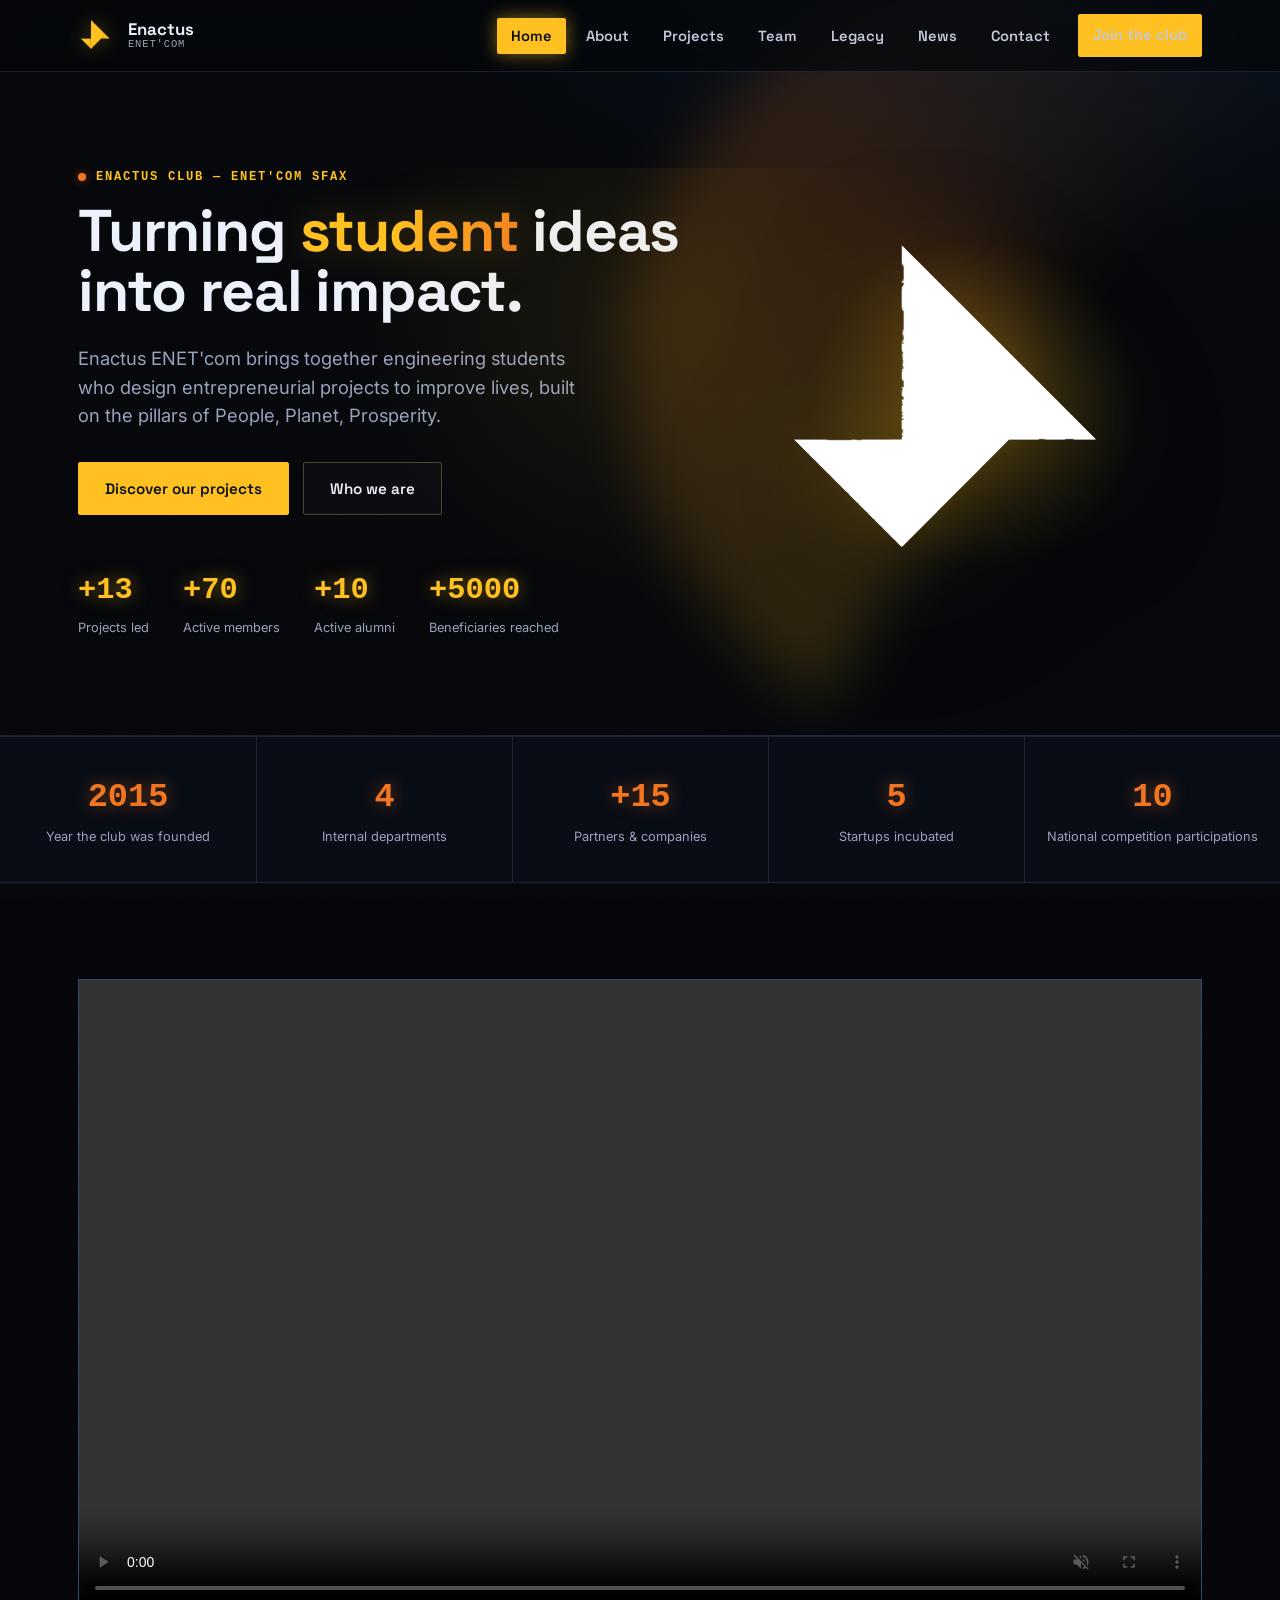
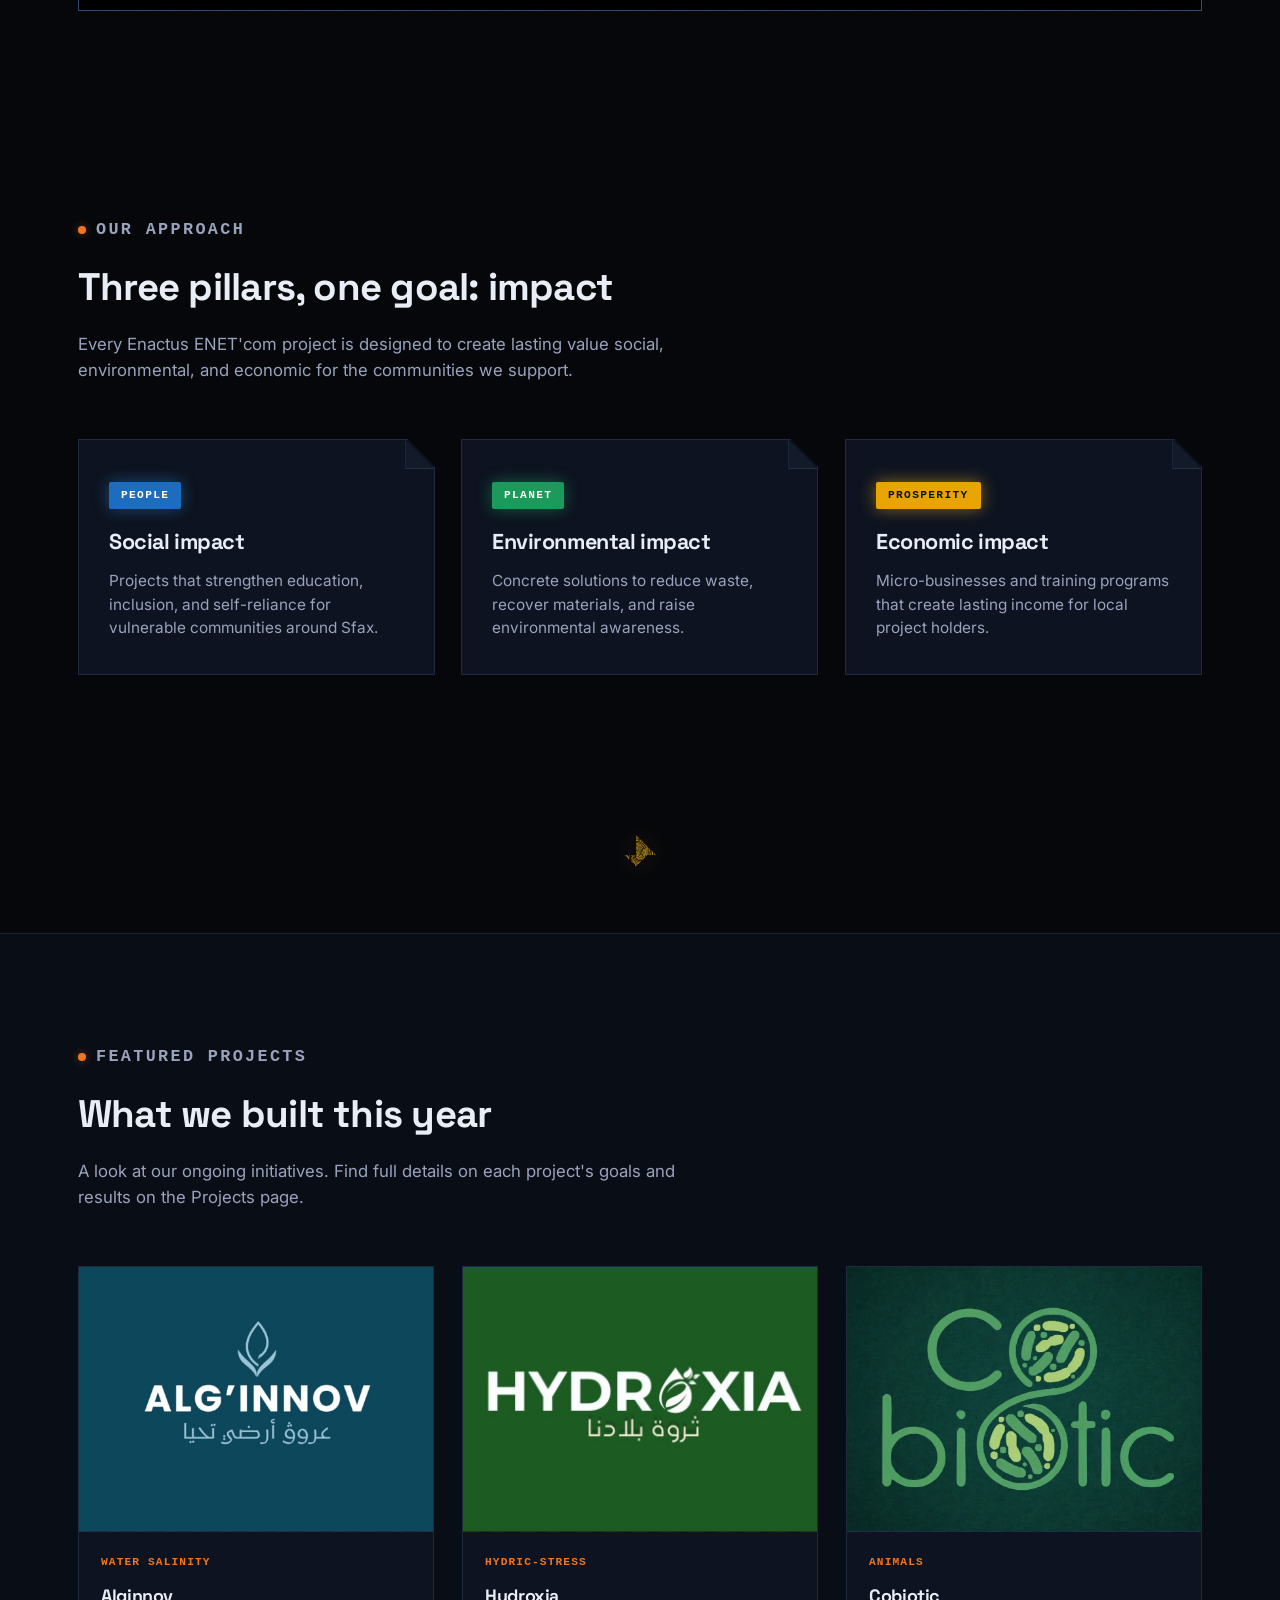
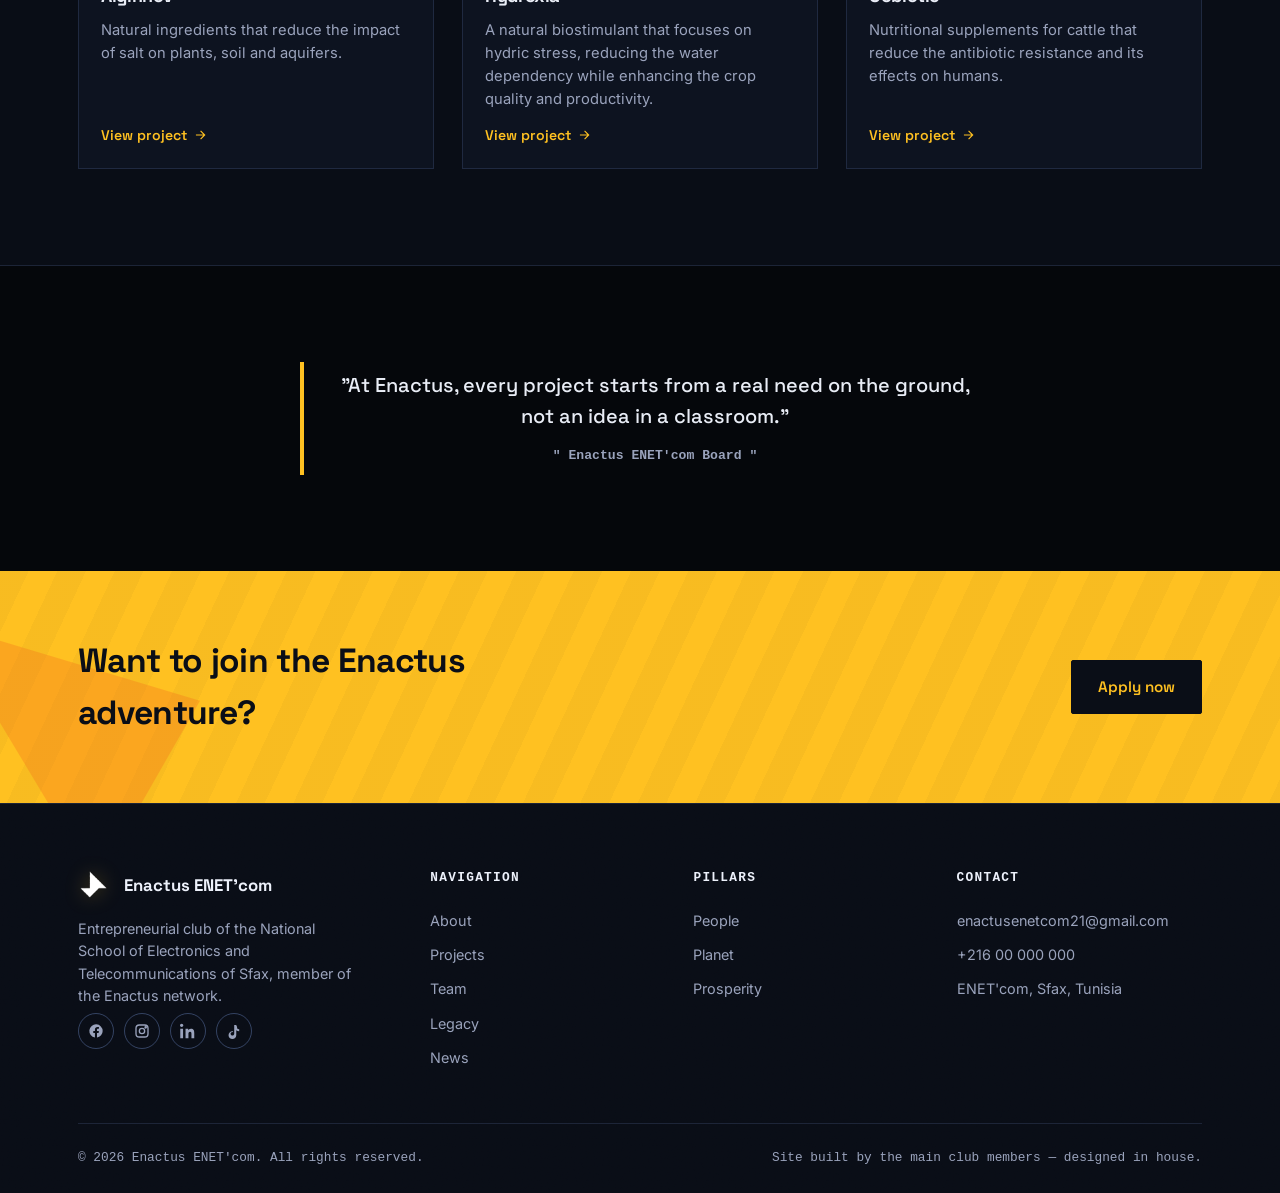
<file: index.html>
<!DOCTYPE html>
<html lang="en">
<head>
<meta charset="UTF-8">
<meta name="viewport" content="width=device-width, initial-scale=1.0">
<title>Enactus ENET'com — Entrepreneurship for Lasting Impact</title>
<meta name="description" content="Enactus ENET'com, the entrepreneurial club of the National School of Electronics and Telecommunications of Sfax. Projects with social, environmental, and economic impact.">
<link rel="icon" href="assets/bird-flat.png">
<link rel="preconnect" href="https://fonts.googleapis.com">
<link href="https://fonts.googleapis.com/css2?family=Space+Grotesk:wght@500;600;700&family=Inter:wght@400;500;600;700&display=swap" rel="stylesheet">
<link rel="stylesheet" href="css/style.css">
</head>
<body>

<header class="site-header">
  <nav class="nav">
    <a href="index.html" class="brand">
      <img src="assets/birdlogo.png" alt="Enactus ENET'com">
      <span class="brand-name">Enactus<small>ENET'COM</small></span>
    </a>
    <ul class="nav-links">
      <li><a href="index.html" class="active">Home</a></li>
      <li><a href="about.html">About</a></li>
      <li><a href="projects.html">Projects</a></li>
      <li><a href="team.html">Team</a></li>
      <li><a href="legacy.html">Legacy</a></li>
      <li><a href="events.html">News</a></li>
      <li><a href="contact.html">Contact</a></li>
      <li class="nav-cta"><a href="contact.html#join" class="btn btn-primary">Join the club</a></li>
    </ul>
    <button class="nav-toggle" aria-label="Menu"><span></span><span></span><span></span></button>
  </nav>
</header>

<!-- HERO -->
<section class="hero">
  <div class="container hero-grid">
    <div>
      <p class="eyebrow" style="color:var(--yellow)">Enactus Club — ENET'com Sfax</p>
      <h1>Turning <em>student</em> ideas into real impact.</h1>
      <p class="lead">Enactus ENET'com brings together engineering students who design entrepreneurial projects to improve lives, built on the pillars of People, Planet, Prosperity.</p>
      <div class="hero-actions">
        <a href="projects.html" class="btn btn-light">Discover our projects</a>
        <a href="about.html" class="btn btn-ghost" style="color:var(--paper); border-color:#4A4632;">Who we are</a>
      </div>
      <div class="hero-stats">
        <div><strong>+13</strong><span>Projects led</span></div>
        <div><strong>+70</strong><span>Active members</span></div>
        <div><strong>+10</strong><span>Active alumni</span></div>
        <div><strong>+5000</strong><span>Beneficiaries reached</span></div>
      </div>
    </div>
    <div class="hero-art">
      <img src="assets/birdlogo_WHITE.png" alt="Enactus ENET'com symbol, an origami-folded bird">
    </div>
  </div>
</section>


<!-- STATS BAR -->
<div class="stats-bar">
  <div><strong>2015</strong><span>Year the club was founded</span></div>
  <div><strong>4</strong><span>Internal departments</span></div>
  <div><strong>+15</strong><span>Partners &amp; companies</span></div>
  <div><strong>5</strong><span>Startups incubated</span></div>
  <div><strong>10</strong><span>National competition participations</span></div>
</div>

<!-- YEAR IN REVIEW VIDEO -->
<section class="section home-video-section">
  <div class="container">
    <div class="placeholder home-video-placeholder reveal">
      <video class="home-video" src="assets/2025-2026.mp4" autoplay muted loop playsinline controls aria-label="Enactus ENET'com 2025-2026 video"></video>
    </div>
  </div>
</section>

<!-- PILLARS -->
<section class="section">
  <div class="container">
    <div class="section-head reveal">
      <p class="eyebrow">Our approach</p>
      <h2>Three pillars, one goal: impact</h2>
      <p>Every Enactus ENET'com project is designed to create lasting value social, environmental, and economic for the communities we support.</p>
    </div>
    <div class="pillars-grid">
      <div class="fold-card pillar people reveal">
        <span class="tag">People</span>
        <h3>Social impact</h3>
        <p>Projects that strengthen education, inclusion, and self-reliance for vulnerable communities around Sfax.</p>
      </div>
      <div class="fold-card pillar planet reveal">
        <span class="tag">Planet</span>
        <h3>Environmental impact</h3>
        <p>Concrete solutions to reduce waste, recover materials, and raise environmental awareness.</p>
      </div>
      <div class="fold-card pillar prosperity reveal">
        <span class="tag">Prosperity</span>
        <h3>Economic impact</h3>
        <p>Micro-businesses and training programs that create lasting income for local project holders.</p>
      </div>
    </div>
  </div>
</section>

<div class="divider-bird"><img src="assets/bird-flat.png" alt=""></div>

<!-- FEATURED PROJECTS -->
<section class="section alt">
  <div class="container">
    <div class="section-head reveal">
      <p class="eyebrow">Featured projects</p>
      <h2>What we built this year</h2>
      <p>A look at our ongoing initiatives. Find full details on each project's goals and results on the Projects page.</p>
    </div>
    <div class="card-grid">
      <article class="card reveal">
        <div class="placeholder">
          <img class="project-photo" src="assets/alg.jpg" alt="Alginnov project">
        </div>
        <div class="card-body">
          <span class="card-cat">Water salinity</span>
          <h3>Alginnov</h3>
          <p>Natural ingredients that reduce the impact of salt on plants, soil and aquifers.</p>
          <a href="projects.html" class="card-link">View project
            <svg viewBox="0 0 24 24" fill="none" stroke="currentColor" stroke-width="2"><path d="M5 12h14M13 5l7 7-7 7"/></svg>
          </a>
        </div>
      </article>
      <article class="card reveal">
        <div class="placeholder">
          <img class="project-photo" src="assets/hyd.jpg" alt="Hydroxia project">
        </div>
        <div class="card-body">
          <span class="card-cat">Hydric-Stress</span>
          <h3>Hydroxia</h3>
          <p>A natural biostimulant that focuses on hydric stress, reducing the water dependency while enhancing the crop quality and productivity.</p>
          <a href="projects.html" class="card-link">View project
            <svg viewBox="0 0 24 24" fill="none" stroke="currentColor" stroke-width="2"><path d="M5 12h14M13 5l7 7-7 7"/></svg>
          </a>
        </div>
      </article>
      <article class="card reveal">
        <div class="placeholder">
          <img class="project-photo" src="assets/cob.jpg" alt="Biotic project">
        </div>
        <div class="card-body">
          <span class="card-cat">Animals</span>
          <h3>Cobiotic</h3>
          <p>Nutritional supplements for cattle that reduce the antibiotic resistance and its effects on humans.</p>
          <a href="projects.html" class="card-link">View project
            <svg viewBox="0 0 24 24" fill="none" stroke="currentColor" stroke-width="2"><path d="M5 12h14M13 5l7 7-7 7"/></svg>
          </a>
        </div>
      </article>
  
    </div>
  </div>
</section>

<!-- QUOTE -->
<section class="section">
  <div class="container text-center reveal" style="display:flex; justify-content:center;">
    <blockquote class="quote-block">
      "At Enactus, every project starts from a real need on the ground, not an idea in a classroom."
      <span> " Enactus ENET'com Board "</span>
    </blockquote>
  </div>
</section>

<!-- CTA -->
<section class="cta-banner">
  <div class="container">
    <h2>Want to join the Enactus adventure?</h2>
    <a href="contact.html#join" class="btn btn-primary">Apply now</a>
  </div>
</section>

<footer class="site-footer">
  <div class="container">
    <div class="footer-grid">
      <div>
        <div class="footer-brand">
          <img src="assets/birdlogo_WHITE.png" alt="Enactus ENET'com">
          <strong>Enactus ENET'com</strong>
        </div>
        <p>Entrepreneurial club of the National School of Electronics and Telecommunications of Sfax, member of the Enactus network.</p>
        <div class="footer-socials">
          <a href="https://www.facebook.com/EnactusEnetcomClub" aria-label="Facebook"><svg viewBox="0 0 24 24" fill="currentColor"><path d="M22 12a10 10 0 1 0-11.6 9.9v-7H7.9V12h2.5V9.8c0-2.5 1.5-3.9 3.8-3.9 1.1 0 2.2.2 2.2.2v2.4h-1.3c-1.2 0-1.6.8-1.6 1.6V12h2.8l-.4 2.9h-2.4v7A10 10 0 0 0 22 12"/></svg></a>
          <a href="https://www.instagram.com/enactus.enetcom.tunisia/" aria-label="Instagram"><svg viewBox="0 0 24 24" fill="none" stroke="currentColor" stroke-width="2"><rect x="3" y="3" width="18" height="18" rx="5"/><circle cx="12" cy="12" r="4"/><circle cx="17.5" cy="6.5" r="1"/></svg></a>
          <a href="https://www.linkedin.com/in/enactus-enet-com-21bb84222/" aria-label="LinkedIn"><svg viewBox="0 0 24 24" fill="currentColor"><path d="M4.98 3.5C4.98 4.9 3.9 6 2.5 6S0 4.9 0 3.5 1.1 1 2.5 1s2.48 1.1 2.48 2.5zM.4 8.75h4.2V23H.4V8.75zM8.3 8.75h4v1.95h.06c.56-1.06 1.93-2.18 3.98-2.18 4.26 0 5.04 2.8 5.04 6.44V23h-4.2v-6.3c0-1.5-.03-3.44-2.1-3.44-2.1 0-2.42 1.64-2.42 3.33V23H8.3V8.75z"/></svg></a>
          <a href="https://www.tiktok.com/@enactusenetcom2" aria-label="TikTok"><svg viewBox="0 0 24 24" fill="currentColor"><path d="M16.6 5.8c-.7-.8-1.1-1.8-1.1-2.8h-3.2v13.2c0 1.5-1.2 2.7-2.7 2.7s-2.7-1.2-2.7-2.7 1.2-2.7 2.7-2.7c.3 0 .7.1 1 .2V12.4c-.3-.1-.7-.1-1-.1-3.2 0-5.8 2.6-5.8 5.9S6.4 24 9.6 24s5.8-2.6 5.8-5.8V11c1.3.9 2.8 1.4 4.4 1.4V9.2c-1.3 0-2.5-.5-3.2-1.4z"/></svg></a>
        </div>
      </div>
      <div>
        <h5>Navigation</h5>
        <a href="about.html">About</a>
        <a href="projects.html">Projects</a>
        <a href="team.html">Team</a>
        <a href="legacy.html">Legacy</a>
        <a href="events.html">News</a>
      </div>
      <div>
        <h5>Pillars</h5>
        <a href="about.html#people">People</a>
        <a href="about.html#planet">Planet</a>
        <a href="about.html#prosperity">Prosperity</a>
      </div>
      <div>
        <h5>Contact</h5>
        <a href="mailto:enactusenetcom21@gmail.com">enactusenetcom21@gmail.com</a>
        <a href="tel:+21600000000">+216 00 000 000</a>
        <a href="contact.html">ENET'com, Sfax, Tunisia</a>
      </div>
    </div>
    <div class="footer-bottom">
      <span>© 2026 Enactus ENET'com. All rights reserved.</span>
      <span>Site built by the main club members — designed in house.</span>
    </div>
  </div>
</footer>

<script src="js/script.js"></script>
</body>
</html>
</file>
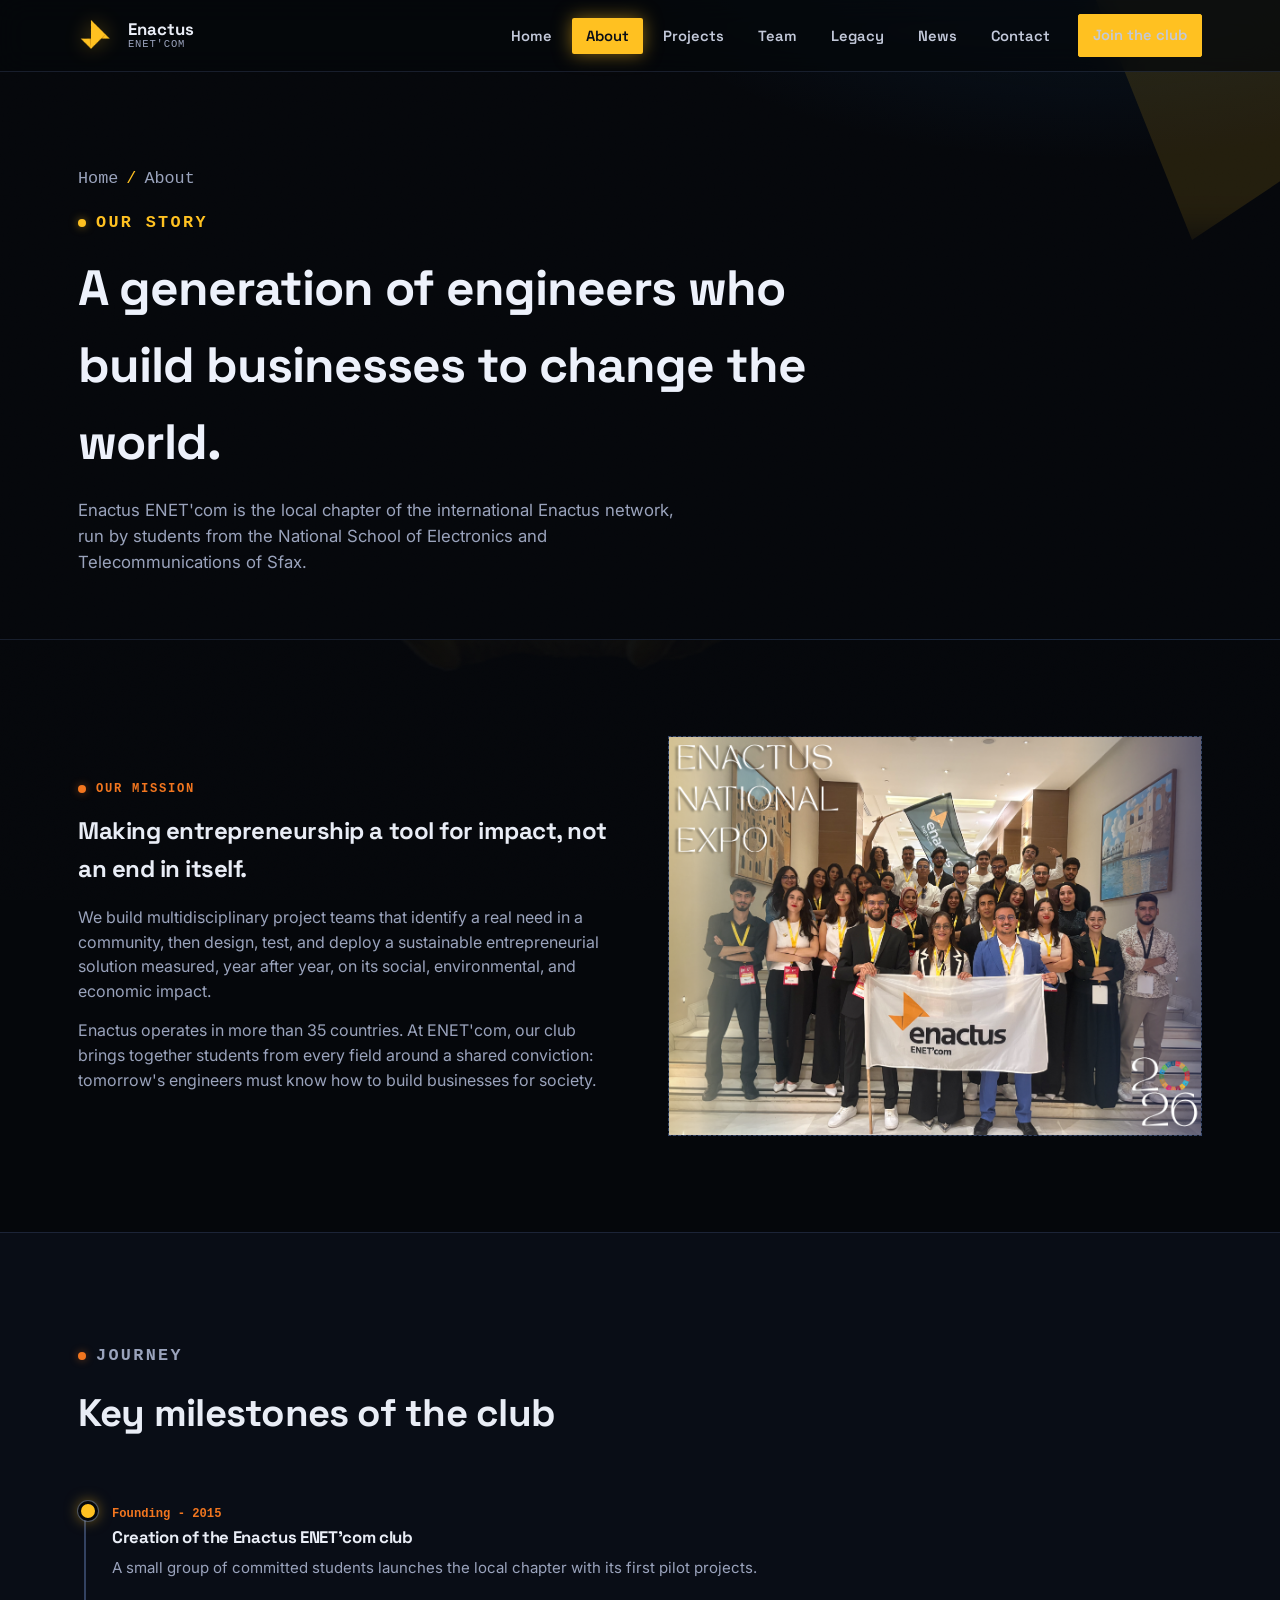
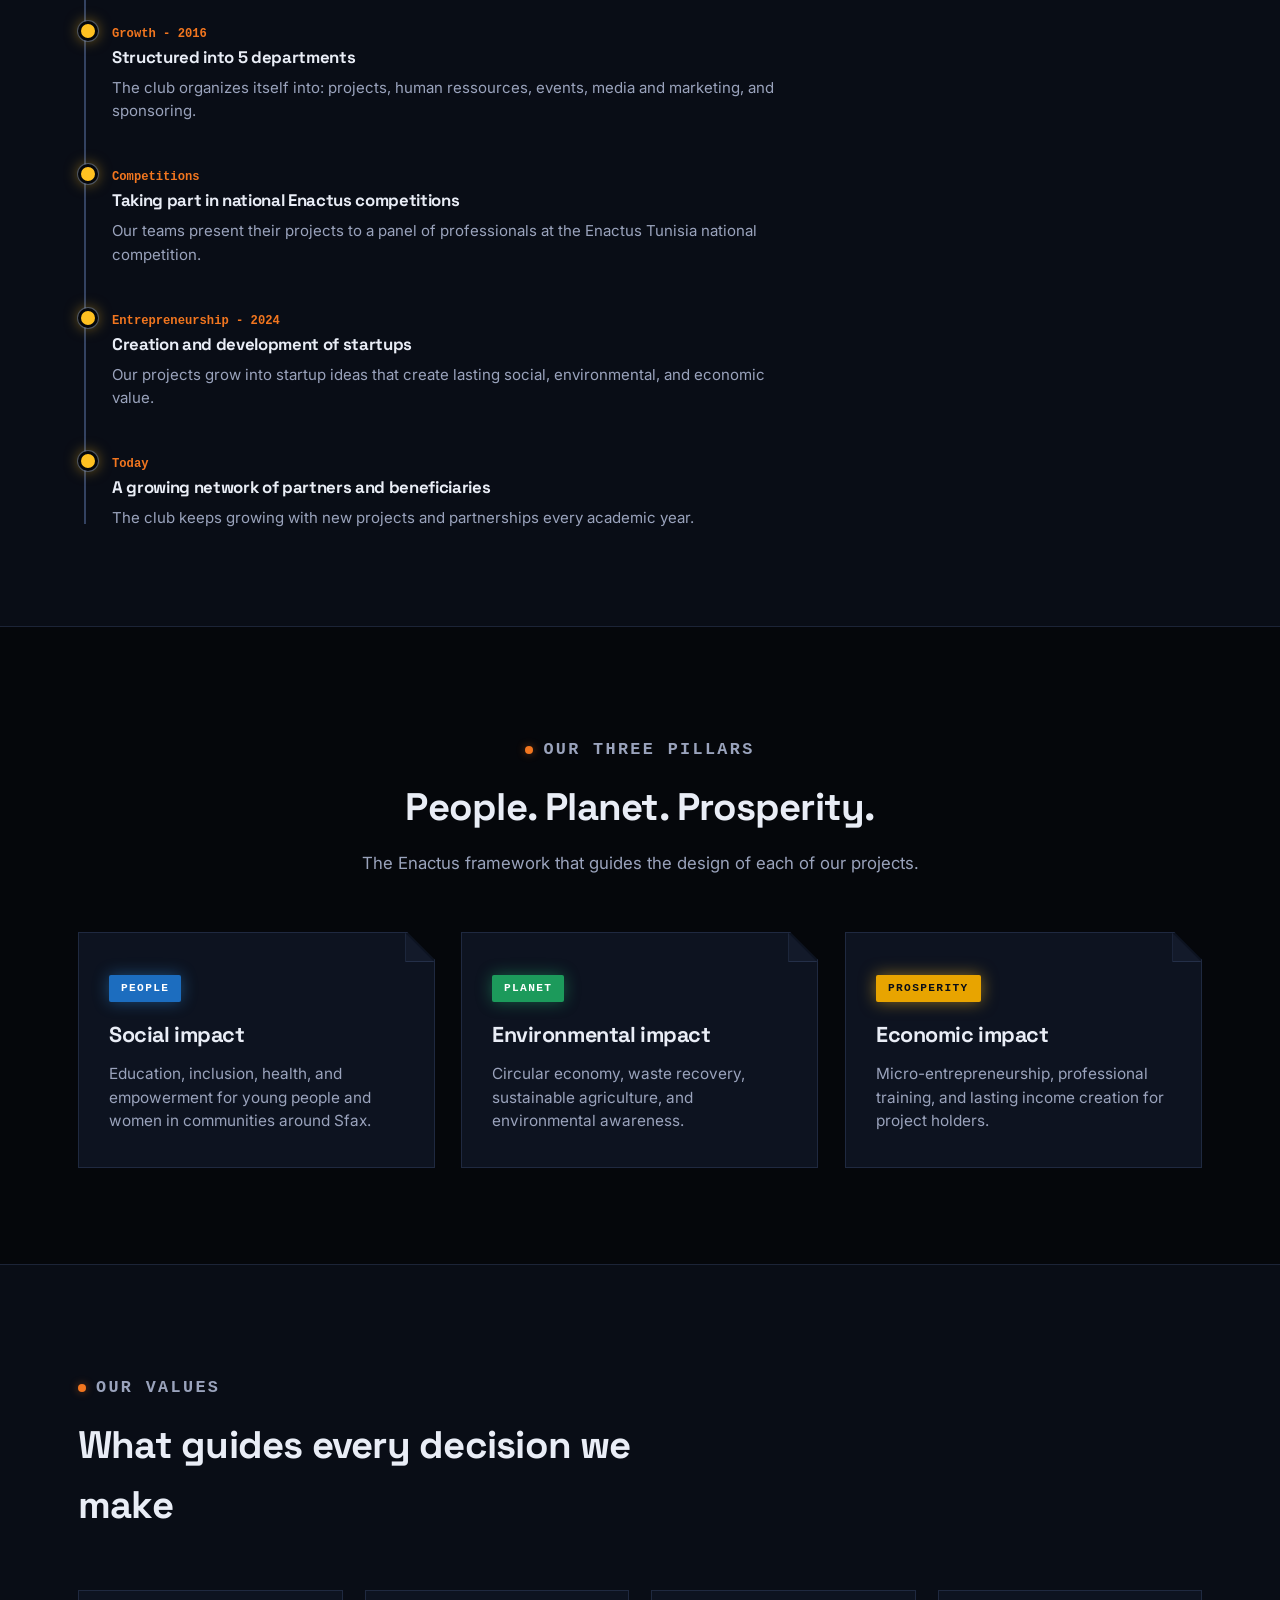
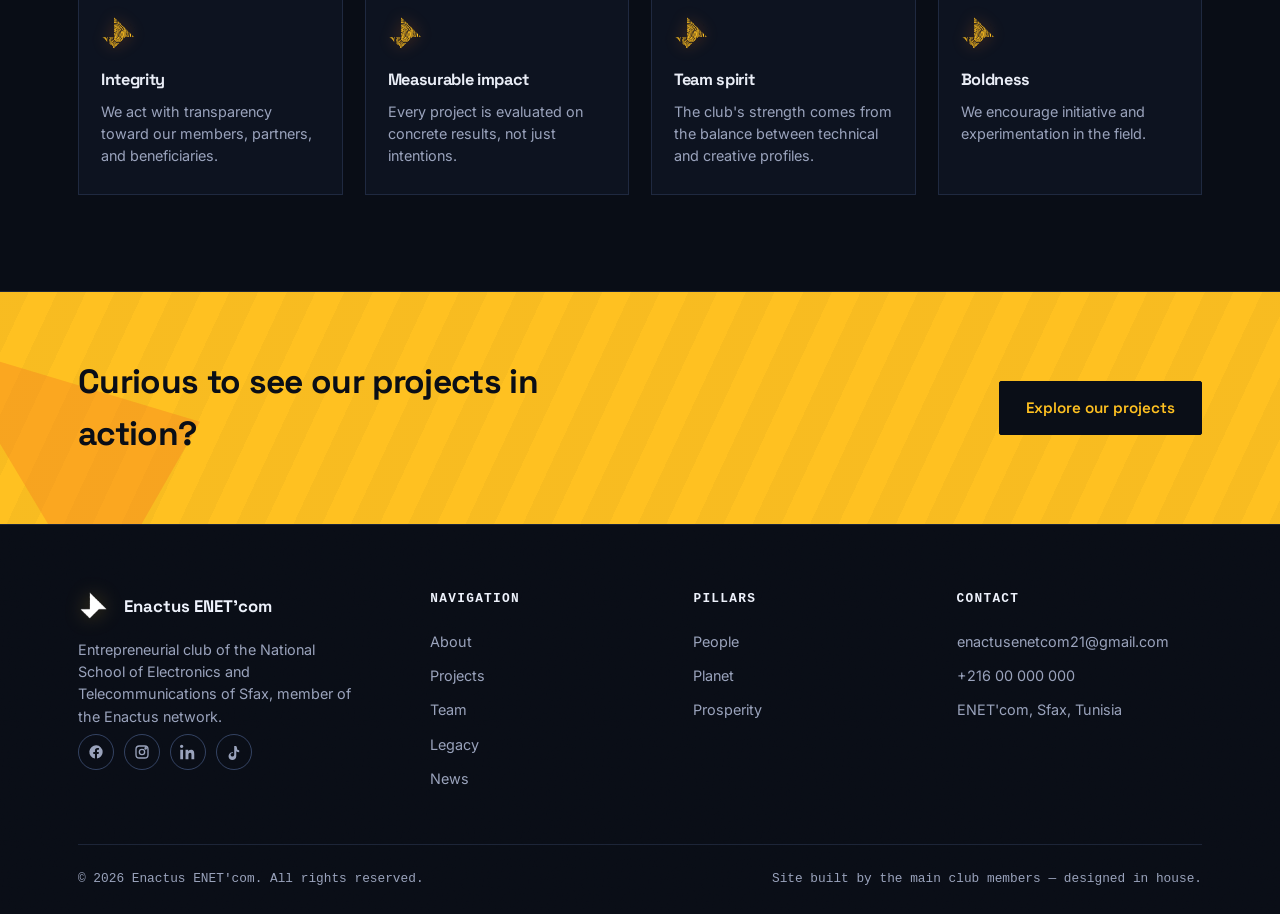
<file: about.html>
<!DOCTYPE html>
<html lang="en">
<head>
<meta charset="UTF-8">
<meta name="viewport" content="width=device-width, initial-scale=1.0">
<title>About — Enactus ENET'com</title>
<meta name="description" content="Discover the history, mission, and values of Enactus ENET'com, the entrepreneurial club of ENET'com Sfax.">
<link rel="icon" href="assets/bird-flat.png">
<link rel="preconnect" href="https://fonts.googleapis.com">
<link href="https://fonts.googleapis.com/css2?family=Space+Grotesk:wght@500;600;700&family=Inter:wght@400;500;600;700&display=swap" rel="stylesheet">
<link rel="stylesheet" href="css/style.css">
</head>
<body>

<header class="site-header">
  <nav class="nav">
    <a href="index.html" class="brand">
      <img src="assets/birdlogo.png" alt="Enactus ENET'com">
      <span class="brand-name">Enactus<small>ENET'COM</small></span>
    </a>
    <ul class="nav-links">
      <li><a href="index.html">Home</a></li>
      <li><a href="about.html" class="active">About</a></li>
      <li><a href="projects.html">Projects</a></li>
      <li><a href="team.html">Team</a></li>
      <li><a href="legacy.html">Legacy</a></li>
      <li><a href="events.html">News</a></li>
      <li><a href="contact.html">Contact</a></li>
      <li class="nav-cta"><a href="contact.html#join" class="btn btn-primary">Join the club</a></li>
    </ul>
    <button class="nav-toggle" aria-label="Menu"><span></span><span></span><span></span></button>
  </nav>
</header>

<section class="page-hero">
  <div class="container">
    <p class="breadcrumb"><a href="index.html">Home</a> <span>/</span> About</p>
    <p class="eyebrow">Our story</p>
    <h1>A generation of engineers who build businesses to change the world.</h1>
    <p>Enactus ENET'com is the local chapter of the international Enactus network, run by students from the National School of Electronics and Telecommunications of Sfax.</p>
  </div>
</section>

<!-- MISSION -->
<section class="section">
  <div class="container mission-layout">
    <div class="reveal">
      <p class="eyebrow">Our mission</p>
      <h2>Making entrepreneurship a tool for impact, not an end in itself.</h2>
      <p style="color:var(--grey); margin-top:18px;">We build multidisciplinary project teams that identify a real need in a community, then design, test, and deploy a sustainable entrepreneurial solution measured, year after year, on its social, environmental, and economic impact.</p>
      <p style="color:var(--grey); margin-top:14px;">Enactus operates in more than 35 countries. At ENET'com, our club brings together students from every field around a shared conviction: tomorrow's engineers must know how to build businesses for society.</p>
    </div>
    <div class="placeholder reveal" style="aspect-ratio:4/3;">
      <img class="about-photo" src="assets/team.png" alt="Enactus ENET'com">
      <span>Enactus ENET'com</span>
    </div>
  </div>
</section>

<!-- TIMELINE -->
<section class="section alt">
  <div class="container">
    <div class="section-head reveal">
      <p class="eyebrow">Journey</p>
      <h2>Key milestones of the club</h2>
    </div>
    <div class="timeline" style="max-width:720px;">
      <div class="timeline-item reveal">
        <span>Founding - 2015</span>
        <h4>Creation of the Enactus ENET'com club</h4>
        <p>A small group of committed students launches the local chapter with its first pilot projects.</p>
      </div>
      <div class="timeline-item reveal">
        <span>Growth - 2016</span>
        <h4>Structured into 5 departments</h4>
        <p>The club organizes itself into: projects, human ressources, events, media and marketing, and sponsoring.</p>
      </div>
      <div class="timeline-item reveal">
        <span>Competitions</span>
        <h4>Taking part in national Enactus competitions</h4>
        <p>Our teams present their projects to a panel of professionals at the Enactus Tunisia national competition.</p>
      </div>
      <div class="timeline-item reveal">
        <span>Entrepreneurship - 2024</span>
        <h4>Creation and development of startups</h4>
        <p>Our projects grow into startup ideas that create lasting social, environmental, and economic value.</p>
      </div>
      <div class="timeline-item reveal">
        <span>Today</span>
        <h4>A growing network of partners and beneficiaries</h4>
        <p>The club keeps growing with new projects and partnerships every academic year.</p>
      </div>
    </div>
  </div>
</section>

<!-- PILLARS DETAIL -->
<section class="section" id="pillars">
  <div class="container">
    <div class="section-head center reveal" style="margin-left:auto;margin-right:auto;">
      <p class="eyebrow" style="justify-content:center;">Our three pillars</p>
      <h2>People. Planet. Prosperity.</h2>
      <p>The Enactus framework that guides the design of each of our projects.</p>
    </div>
    <div class="pillars-grid">
      <div class="fold-card pillar people reveal" id="people">
        <span class="tag">People</span>
        <h3>Social impact</h3>
        <p>Education, inclusion, health, and empowerment for young people and women in communities around Sfax.</p>
      </div>
      <div class="fold-card pillar planet reveal" id="planet">
        <span class="tag">Planet</span>
        <h3>Environmental impact</h3>
        <p>Circular economy, waste recovery, sustainable agriculture, and environmental awareness.</p>
      </div>
      <div class="fold-card pillar prosperity reveal" id="prosperity">
        <span class="tag">Prosperity</span>
        <h3>Economic impact</h3>
        <p>Micro-entrepreneurship, professional training, and lasting income creation for project holders.</p>
      </div>
    </div>
  </div>
</section>

<!-- VALUES -->
<section class="section alt">
  <div class="container">
    <div class="section-head reveal">
      <p class="eyebrow">Our values</p>
      <h2>What guides every decision we make</h2>
    </div>
    <div class="values-grid">
      <div class="value reveal">
        <img src="assets/bird-flat.png" alt="">
        <h4>Integrity</h4>
        <p>We act with transparency toward our members, partners, and beneficiaries.</p>
      </div>
      <div class="value reveal">
        <img src="assets/bird-flat.png" alt="">
        <h4>Measurable impact</h4>
        <p>Every project is evaluated on concrete results, not just intentions.</p>
      </div>
      <div class="value reveal">
        <img src="assets/bird-flat.png" alt="">
        <h4>Team spirit</h4>
        <p>The club's strength comes from the balance between technical and creative profiles.</p>
      </div>
      <div class="value reveal">
        <img src="assets/bird-flat.png" alt="">
        <h4>Boldness</h4>
        <p>We encourage initiative and experimentation in the field.</p>
      </div>
    </div>
  </div>
</section>

<section class="cta-banner">
  <div class="container">
    <h2>Curious to see our projects in action?</h2>
    <a href="projects.html" class="btn btn-primary">Explore our projects</a>
  </div>
</section>

<footer class="site-footer">
  <div class="container">
    <div class="footer-grid">
      <div>
        <div class="footer-brand">
          <img src="assets/birdlogo_WHITE.png" alt="Enactus ENET'com">
          <strong>Enactus ENET'com</strong>
        </div>
        <p>Entrepreneurial club of the National School of Electronics and Telecommunications of Sfax, member of the Enactus network.</p>
        <div class="footer-socials">
          <a href="https://www.facebook.com/EnactusEnetcomClub" aria-label="Facebook"><svg viewBox="0 0 24 24" fill="currentColor"><path d="M22 12a10 10 0 1 0-11.6 9.9v-7H7.9V12h2.5V9.8c0-2.5 1.5-3.9 3.8-3.9 1.1 0 2.2.2 2.2.2v2.4h-1.3c-1.2 0-1.6.8-1.6 1.6V12h2.8l-.4 2.9h-2.4v7A10 10 0 0 0 22 12"/></svg></a>
          <a href="https://www.instagram.com/enactus.enetcom.tunisia/" aria-label="Instagram"><svg viewBox="0 0 24 24" fill="none" stroke="currentColor" stroke-width="2"><rect x="3" y="3" width="18" height="18" rx="5"/><circle cx="12" cy="12" r="4"/><circle cx="17.5" cy="6.5" r="1"/></svg></a>
          <a href="https://www.linkedin.com/in/enactus-enet-com-21bb84222/" aria-label="LinkedIn"><svg viewBox="0 0 24 24" fill="currentColor"><path d="M4.98 3.5C4.98 4.9 3.9 6 2.5 6S0 4.9 0 3.5 1.1 1 2.5 1s2.48 1.1 2.48 2.5zM.4 8.75h4.2V23H.4V8.75zM8.3 8.75h4v1.95h.06c.56-1.06 1.93-2.18 3.98-2.18 4.26 0 5.04 2.8 5.04 6.44V23h-4.2v-6.3c0-1.5-.03-3.44-2.1-3.44-2.1 0-2.42 1.64-2.42 3.33V23H8.3V8.75z"/></svg></a>
          <a href="https://www.tiktok.com/@enactusenetcom2" aria-label="TikTok"><svg viewBox="0 0 24 24" fill="currentColor"><path d="M16.6 5.8c-.7-.8-1.1-1.8-1.1-2.8h-3.2v13.2c0 1.5-1.2 2.7-2.7 2.7s-2.7-1.2-2.7-2.7 1.2-2.7 2.7-2.7c.3 0 .7.1 1 .2V12.4c-.3-.1-.7-.1-1-.1-3.2 0-5.8 2.6-5.8 5.9S6.4 24 9.6 24s5.8-2.6 5.8-5.8V11c1.3.9 2.8 1.4 4.4 1.4V9.2c-1.3 0-2.5-.5-3.2-1.4z"/></svg></a>
        </div>
      </div>
      <div>
        <h5>Navigation</h5>
        <a href="about.html">About</a>
        <a href="projects.html">Projects</a>
        <a href="team.html">Team</a>
        <a href="legacy.html">Legacy</a>
        <a href="events.html">News</a>
      </div>
      <div>
        <h5>Pillars</h5>
        <a href="about.html#people">People</a>
        <a href="about.html#planet">Planet</a>
        <a href="about.html#prosperity">Prosperity</a>
      </div>
      <div>
        <h5>Contact</h5>
        <a href="mailto:enactusenetcom21@gmail.com">enactusenetcom21@gmail.com</a>
        <a href="tel:+21600000000">+216 00 000 000</a>
        <a href="contact.html">ENET'com, Sfax, Tunisia</a>
      </div>
    </div>
    <div class="footer-bottom">
      <span>© 2026 Enactus ENET'com. All rights reserved.</span>
      <span>Site built by the main club members — designed in house.</span>
    </div>
  </div>
</footer>

<script src="js/script.js"></script>
</body>
</html>
</file>
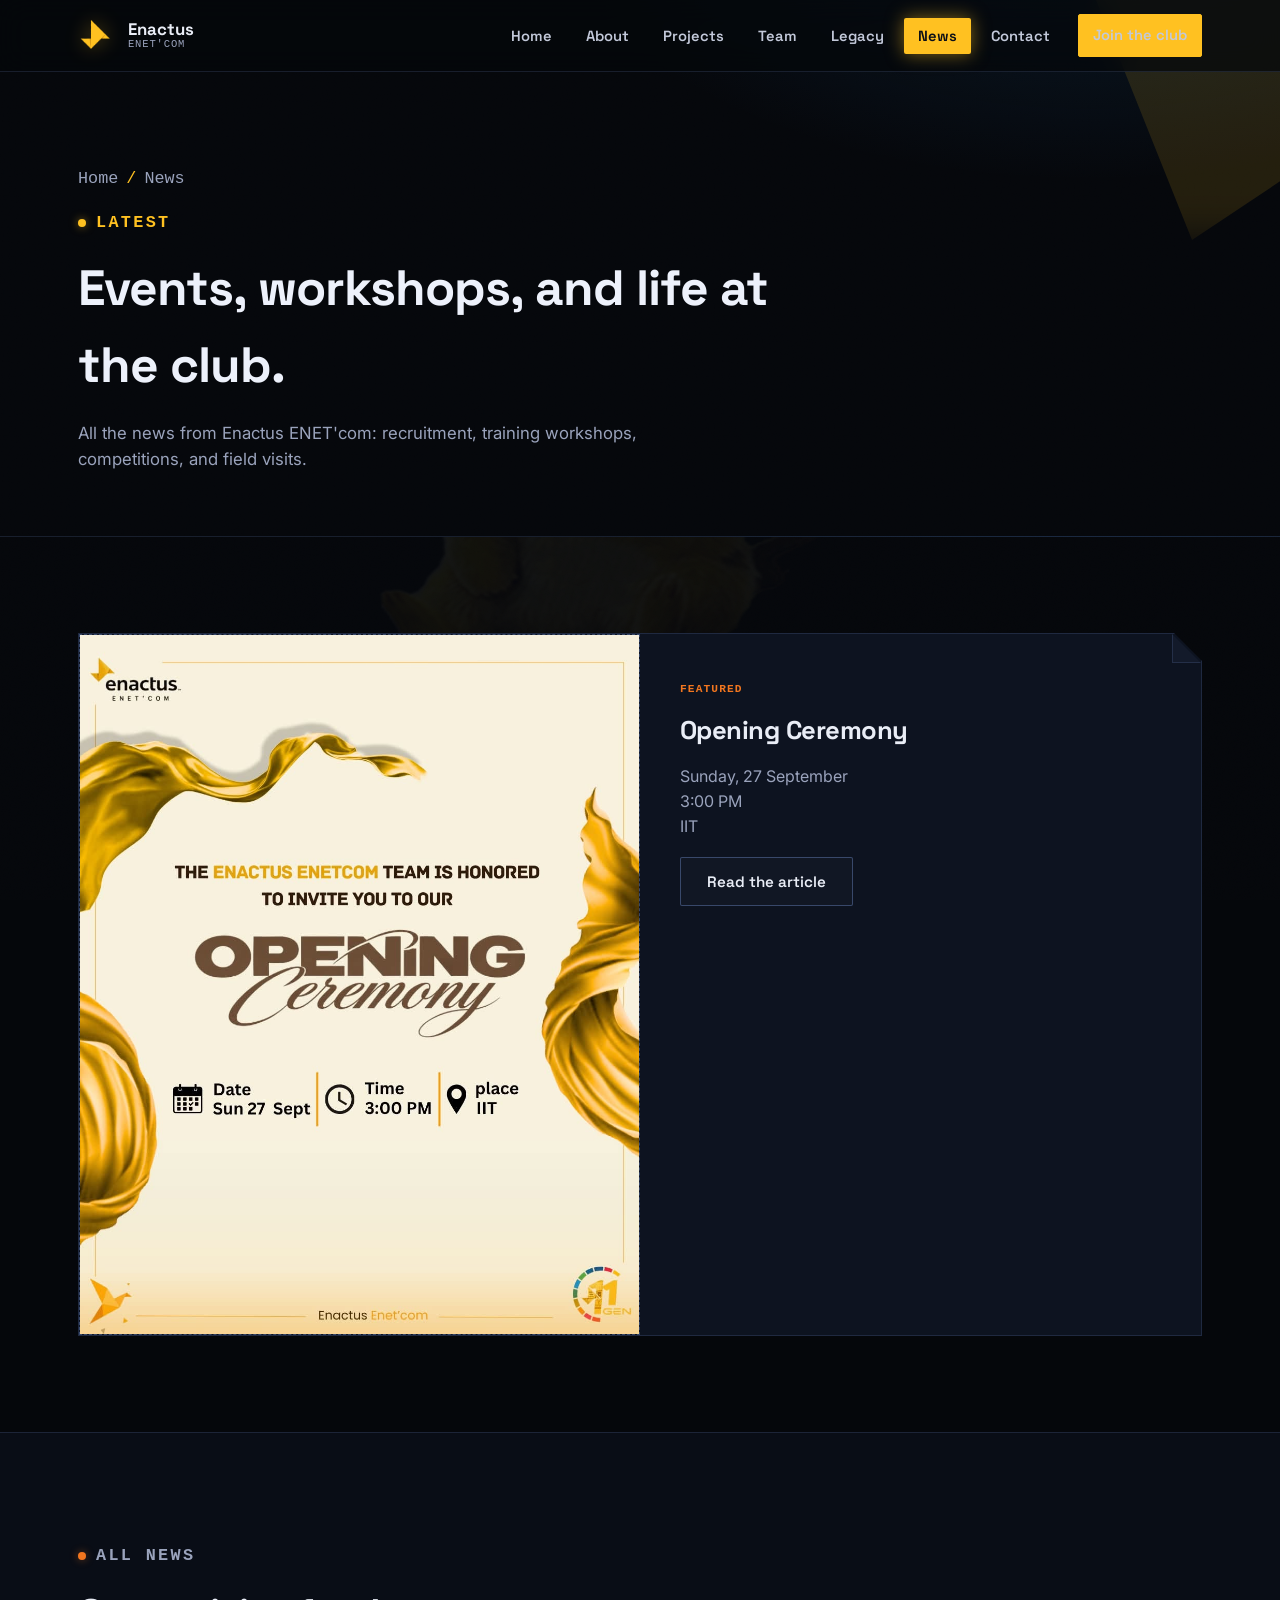
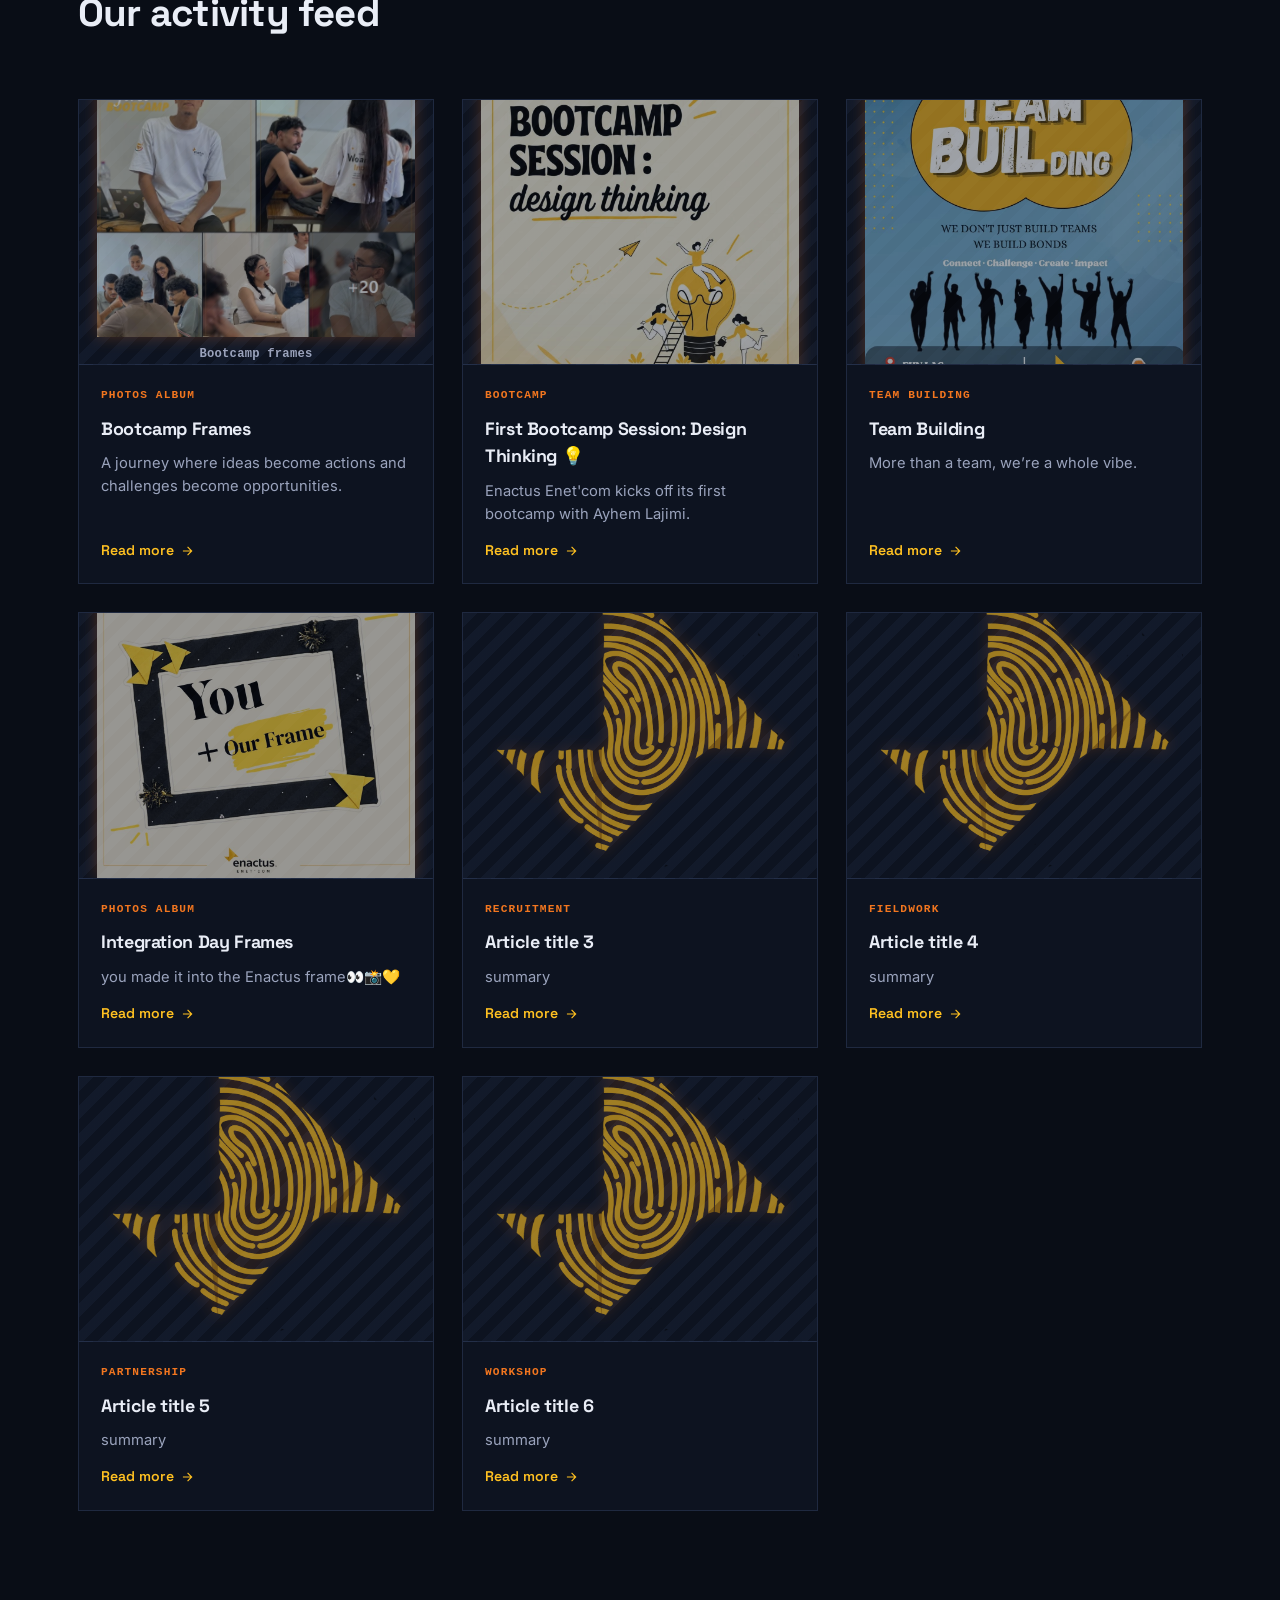
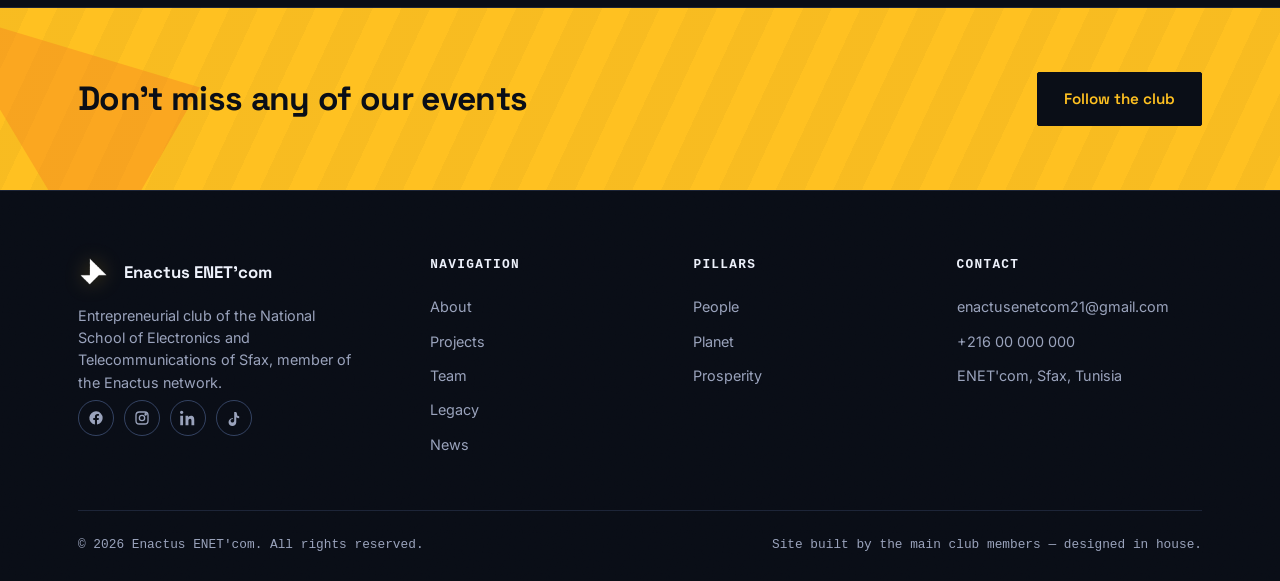
<file: events.html>
<!DOCTYPE html>
<html lang="en">
<head>
<meta charset="UTF-8">
<meta name="viewport" content="width=device-width, initial-scale=1.0">
<title>News — Enactus ENET'com</title>
<meta name="description" content="Follow the events, workshops, and news of the Enactus ENET'com club.">
<link rel="icon" href="assets/bird-flat.png">
<link rel="preconnect" href="https://fonts.googleapis.com">
<link href="https://fonts.googleapis.com/css2?family=Space+Grotesk:wght@500;600;700&family=Inter:wght@400;500;600;700&display=swap" rel="stylesheet">
<link rel="stylesheet" href="css/style.css">
</head>
<body>

<header class="site-header">
  <nav class="nav">
    <a href="index.html" class="brand">
      <img src="assets/birdlogo.png" alt="Enactus ENET'com">
      <span class="brand-name">Enactus<small>ENET'COM</small></span>
    </a>
    <ul class="nav-links">
      <li><a href="index.html">Home</a></li>
      <li><a href="about.html">About</a></li>
      <li><a href="projects.html">Projects</a></li>
      <li><a href="team.html">Team</a></li>
      <li><a href="legacy.html">Legacy</a></li>
      <li><a href="events.html" class="active">News</a></li>
      <li><a href="contact.html">Contact</a></li>
      <li class="nav-cta"><a href="contact.html#join" class="btn btn-primary">Join the club</a></li>
    </ul>
    <button class="nav-toggle" aria-label="Menu"><span></span><span></span><span></span></button>
  </nav>
</header>

<section class="page-hero">
  <div class="container">
    <p class="breadcrumb"><a href="index.html">Home</a> <span>/</span> News</p>
    <p class="eyebrow">Latest</p>
    <h1>Events, workshops, and life at the club.</h1>
    <p>All the news from Enactus ENET'com: recruitment, training workshops, competitions, and field visits.</p>
  </div>
</section>

<!-- FEATURED EVENT -->
<section class="section">
  <div class="container">
    <div class="fold-card featured-event reveal">
      <div class="placeholder featured-event-photo">
        <img class="event-photo" src="assets/currentevent.jpg" alt="Opening Ceremony">
      </div>
      <div class="featured-event-copy">
        <span class="card-cat">Featured</span>
        <h2 style="margin:12px 0 14px; font-size:1.6rem;">Opening Ceremony</h2>
        <p style="color:var(--grey); margin-bottom:18px;">Sunday, 27 September<br>3:00 PM<br>IIT</p>
        <button type="button" class="btn btn-ghost" id="open-event-modal">Read the article</button>
      </div>
    </div>
  </div>
</section>

<!-- NEWS GRID -->
<section class="section alt">
  <div class="container">
    <div class="section-head reveal">
      <p class="eyebrow">All news</p>
      <h2>Our activity feed</h2>
    </div>
    <div class="card-grid">
      <article class="card reveal" data-event-detail="A journey where ideas become actions,<br>challenges become opportunities,<br>and every one of you has the power to make an impact.<br><br>So leave your doubts behind,<br>bring your energy, your ideas, and your passion." data-event-action-label="View full album" data-event-action-url="https://www.facebook.com/share/p/1C4yxC8BLo/">
        <div class="placeholder"><img class="ph-icon" src="assets/bootcampframe.jpeg" alt="Bootcamp frames"><span>Bootcamp frames</span><small>Photos</small></div>
        <div class="card-body">
          <span class="card-cat">Photos ALBUM</span>
          <h3>Bootcamp Frames</h3>
          <p>A journey where ideas become actions and challenges become opportunities.</p>
          <a href="#" class="card-link">Read more <svg viewBox="0 0 24 24" fill="none" stroke="currentColor" stroke-width="2"><path d="M5 12h14M13 5l7 7-7 7"/></svg></a>
        </div>
      </article>
      <article class="card reveal" data-event-detail="Enactus Enet'com is thrilled to kick off our very first bootcamp with our project manager Ayhem Lajimi 🎉<br><br>📅 Wednesday, September 23rd<br>🕑 2:00 PM<br>📍 ENETCOM<br><br>If this is your first time attending, don't worry — this is exactly the place to start: learn how to think outside the box and build design thinking skills that'll serve you in every field.<br><br>Come for the soft skills, come for the networking, come for the Enactus journey 🌟<br><br>Don't miss out, it's open for all the student — mark your calendars now! 🗓️" data-event-action-label="Inscription" data-event-action-url="https://docs.google.com/forms/d/e/1FAIpQLSeapoEPpMLuRAo1D00IHReB67ADxACUJYBY7Vlb5r7LvNisRQ/viewform">
        <div class="placeholder"><img class="ph-icon" src="assets/bootcamp.jpg" alt="First Bootcamp Session: Design Thinking"><span>First Bootcamp Session</span><small>September 2025</small></div>
        <div class="card-body">
          <span class="card-cat">Bootcamp</span>
          <h3>First Bootcamp Session: Design Thinking 💡</h3>
          <p>Enactus Enet'com kicks off its first bootcamp with Ayhem Lajimi.</p>
          <a href="#" class="card-link">Read more <svg viewBox="0 0 24 24" fill="none" stroke="currentColor" stroke-width="2"><path d="M5 12h14M13 5l7 7-7 7"/></svg></a>
        </div>
      </article>
      <article class="card reveal" data-event-detail="More than a team, we’re a whole vibe. Ready to connect, compete, laugh, and make memories together. 🤝💛" data-event-action-label="Register now" data-event-action-url="https://docs.google.com/forms/d/e/1FAIpQLSdbTj7mCfzSMLcIhOjNxZmxuR8QTIV6ykktuUo8duFdHSOQxg/closedform">
        <div class="placeholder"><img class="ph-icon" src="assets/teamBuilding.jpg" alt="Team building"><span>Team building</span><small>September 2025</small></div>
        <div class="card-body">
          <span class="card-cat">Team building</span>
          <h3>Team Building</h3>
          <p>More than a team, we’re a whole vibe.</p>
          <a href="#" class="card-link">Read more <svg viewBox="0 0 24 24" fill="none" stroke="currentColor" stroke-width="2"><path d="M5 12h14M13 5l7 7-7 7"/></svg></a>
        </div>
      </article>
      <article class="card reveal" data-event-detail="A collection of moments from our Integration Day, where new members met the team, discovered the club, and started building connections." data-event-action-label="Check your photos here" data-event-action-url="https://www.facebook.com/share/p/1HkWovUf6c/">
        <div class="placeholder"><img class="ph-icon" src="assets/frame.jpg" alt=""><span>Photo to be added</span><small>Ratio 4:3</small></div>
        <div class="card-body">
          <span class="card-cat">Photos ALBUM</span>
          <h3>Integration Day Frames</h3>
          <p>you made it into the Enactus frame👀📸💛</p>
          <a href="#" class="card-link">Read more <svg viewBox="0 0 24 24" fill="none" stroke="currentColor" stroke-width="2"><path d="M5 12h14M13 5l7 7-7 7"/></svg></a>
        </div>
      </article>
      <article class="card reveal" data-event-detail="Recruitment is the beginning of your Enactus journey. Learn how to join a team, contribute your strengths, and turn ideas into impact.">
        <div class="placeholder"><img class="ph-icon" src="assets/bird-flat.png" alt=""><span>Photo to be added</span><small>Ratio 4:3</small></div>
        <div class="card-body">
          <span class="card-cat">Recruitment</span>
          <h3>Article title 3</h3>
          <p>summary</p>
          <a href="#" class="card-link">Read more <svg viewBox="0 0 24 24" fill="none" stroke="currentColor" stroke-width="2"><path d="M5 12h14M13 5l7 7-7 7"/></svg></a>
        </div>
      </article>
      <article class="card reveal" data-event-detail="Discover how our fieldwork connects the team with local communities and helps us understand the challenges behind every project.">
        <div class="placeholder"><img class="ph-icon" src="assets/bird-flat.png" alt=""><span>Photo to be added</span><small>Ratio 4:3</small></div>
        <div class="card-body">
          <span class="card-cat">Fieldwork</span>
          <h3>Article title 4</h3>
          <p>summary</p>
          <a href="#" class="card-link">Read more <svg viewBox="0 0 24 24" fill="none" stroke="currentColor" stroke-width="2"><path d="M5 12h14M13 5l7 7-7 7"/></svg></a>
        </div>
      </article>
      <article class="card reveal" data-event-detail="Learn more about the people and organizations who support our mission and help us create stronger, more sustainable projects.">
        <div class="placeholder"><img class="ph-icon" src="assets/bird-flat.png" alt=""><span>Photo to be added</span><small>Ratio 4:3</small></div>
        <div class="card-body">
          <span class="card-cat">Partnership</span>
          <h3>Article title 5</h3>
          <p>summary</p>
          <a href="#" class="card-link">Read more <svg viewBox="0 0 24 24" fill="none" stroke="currentColor" stroke-width="2"><path d="M5 12h14M13 5l7 7-7 7"/></svg></a>
        </div>
      </article>
      <article class="card reveal" data-event-detail="Our workshops turn curiosity into practical skills through teamwork, creativity, entrepreneurship, and problem-solving.">
        <div class="placeholder"><img class="ph-icon" src="assets/bird-flat.png" alt=""><span>Photo to be added</span><small>Ratio 4:3</small></div>
        <div class="card-body">
          <span class="card-cat">Workshop</span>
          <h3>Article title 6</h3>
          <p>summary</p>
          <a href="#" class="card-link">Read more <svg viewBox="0 0 24 24" fill="none" stroke="currentColor" stroke-width="2"><path d="M5 12h14M13 5l7 7-7 7"/></svg></a>
        </div>
      </article>
    </div>
  </div>
</section>

<div class="event-modal" id="event-modal" hidden>
  <div class="event-modal-backdrop" data-close-event-modal></div>
  <article class="event-modal-dialog" role="dialog" aria-modal="true" aria-labelledby="event-modal-title">
    <button type="button" class="event-modal-close" aria-label="Close article" data-close-event-modal>&times;</button>
    <img class="event-modal-photo" src="assets/currentevent.jpg" alt="Opening Ceremony">
    <div class="event-modal-content">
      <span class="card-cat">Featured</span>
      <h2 id="event-modal-title">Opening Ceremony</h2>
      <div class="event-modal-details">
        <p>A NEW CHAPTER BEGINS. ✨</p>
        <p>The journey starts here.<br>The ideas, the passion, the impact — all come together. 💛</p>
        <p>The Enactus ENET’COM Team is honored to invite you to our Opening Ceremony, where we officially kick off a new year of innovation, entrepreneurship &amp; positive impact. 🚀</p>
        <p>📅 Sunday, 27 September<br>🕒 3:00 PM<br>📍 IIT</p>
        <p>Come meet the team, discover what we stand for, and be part of the beginning of something bigger.</p>
        <p>Together, we don’t just dream. We create impact. 💛</p>
      </div>
      <a class="btn btn-primary event-modal-action" href="https://docs.google.com/forms/d/e/1FAIpQLScJ8QoQlRyZf1b0CI-XTBsQMM8wDdGDAWmRCfLM9GF5YRqsVQ/viewform" target="_blank" rel="noopener">Take a seat</a>
    </div>
  </article>
</div>

<section class="cta-banner">
  <div class="container">
    <h2>Don't miss any of our events</h2>
    <a href="contact.html" class="btn btn-primary">Follow the club</a>
  </div>
</section>

<footer class="site-footer">
  <div class="container">
    <div class="footer-grid">
      <div>
        <div class="footer-brand">
          <img src="assets/birdlogo_WHITE.png" alt="Enactus ENET'com">
          <strong>Enactus ENET'com</strong>
        </div>
        <p>Entrepreneurial club of the National School of Electronics and Telecommunications of Sfax, member of the Enactus network.</p>
        <div class="footer-socials">
          <a href="https://www.facebook.com/EnactusEnetcomClub" aria-label="Facebook"><svg viewBox="0 0 24 24" fill="currentColor"><path d="M22 12a10 10 0 1 0-11.6 9.9v-7H7.9V12h2.5V9.8c0-2.5 1.5-3.9 3.8-3.9 1.1 0 2.2.2 2.2.2v2.4h-1.3c-1.2 0-1.6.8-1.6 1.6V12h2.8l-.4 2.9h-2.4v7A10 10 0 0 0 22 12"/></svg></a>
          <a href="https://www.instagram.com/enactus.enetcom.tunisia/" aria-label="Instagram"><svg viewBox="0 0 24 24" fill="none" stroke="currentColor" stroke-width="2"><rect x="3" y="3" width="18" height="18" rx="5"/><circle cx="12" cy="12" r="4"/><circle cx="17.5" cy="6.5" r="1"/></svg></a>
          <a href="https://www.linkedin.com/in/enactus-enet-com-21bb84222/" aria-label="LinkedIn"><svg viewBox="0 0 24 24" fill="currentColor"><path d="M4.98 3.5C4.98 4.9 3.9 6 2.5 6S0 4.9 0 3.5 1.1 1 2.5 1s2.48 1.1 2.48 2.5zM.4 8.75h4.2V23H.4V8.75zM8.3 8.75h4v1.95h.06c.56-1.06 1.93-2.18 3.98-2.18 4.26 0 5.04 2.8 5.04 6.44V23h-4.2v-6.3c0-1.5-.03-3.44-2.1-3.44-2.1 0-2.42 1.64-2.42 3.33V23H8.3V8.75z"/></svg></a>
          <a href="https://www.tiktok.com/@enactusenetcom2" aria-label="TikTok"><svg viewBox="0 0 24 24" fill="currentColor"><path d="M16.6 5.8c-.7-.8-1.1-1.8-1.1-2.8h-3.2v13.2c0 1.5-1.2 2.7-2.7 2.7s-2.7-1.2-2.7-2.7 1.2-2.7 2.7-2.7c.3 0 .7.1 1 .2V12.4c-.3-.1-.7-.1-1-.1-3.2 0-5.8 2.6-5.8 5.9S6.4 24 9.6 24s5.8-2.6 5.8-5.8V11c1.3.9 2.8 1.4 4.4 1.4V9.2c-1.3 0-2.5-.5-3.2-1.4z"/></svg></a>
        </div>
      </div>
      <div>
        <h5>Navigation</h5>
        <a href="about.html">About</a>
        <a href="projects.html">Projects</a>
        <a href="team.html">Team</a>
        <a href="legacy.html">Legacy</a>
        <a href="events.html">News</a>
      </div>
      <div>
        <h5>Pillars</h5>
        <a href="about.html#people">People</a>
        <a href="about.html#planet">Planet</a>
        <a href="about.html#prosperity">Prosperity</a>
      </div>
      <div>
        <h5>Contact</h5>
        <a href="mailto:enactusenetcom21@gmail.com">enactusenetcom21@gmail.com</a>
        <a href="tel:+21600000000">+216 00 000 000</a>
        <a href="contact.html">ENET'com, Sfax, Tunisia</a>
      </div>
    </div>
    <div class="footer-bottom">
      <span>© 2026 Enactus ENET'com. All rights reserved.</span>
      <span>Site built by the main club members — designed in house.</span>
    </div>
  </div>
</footer>

<script src="js/script.js"></script>
</body>
</html>
</file>
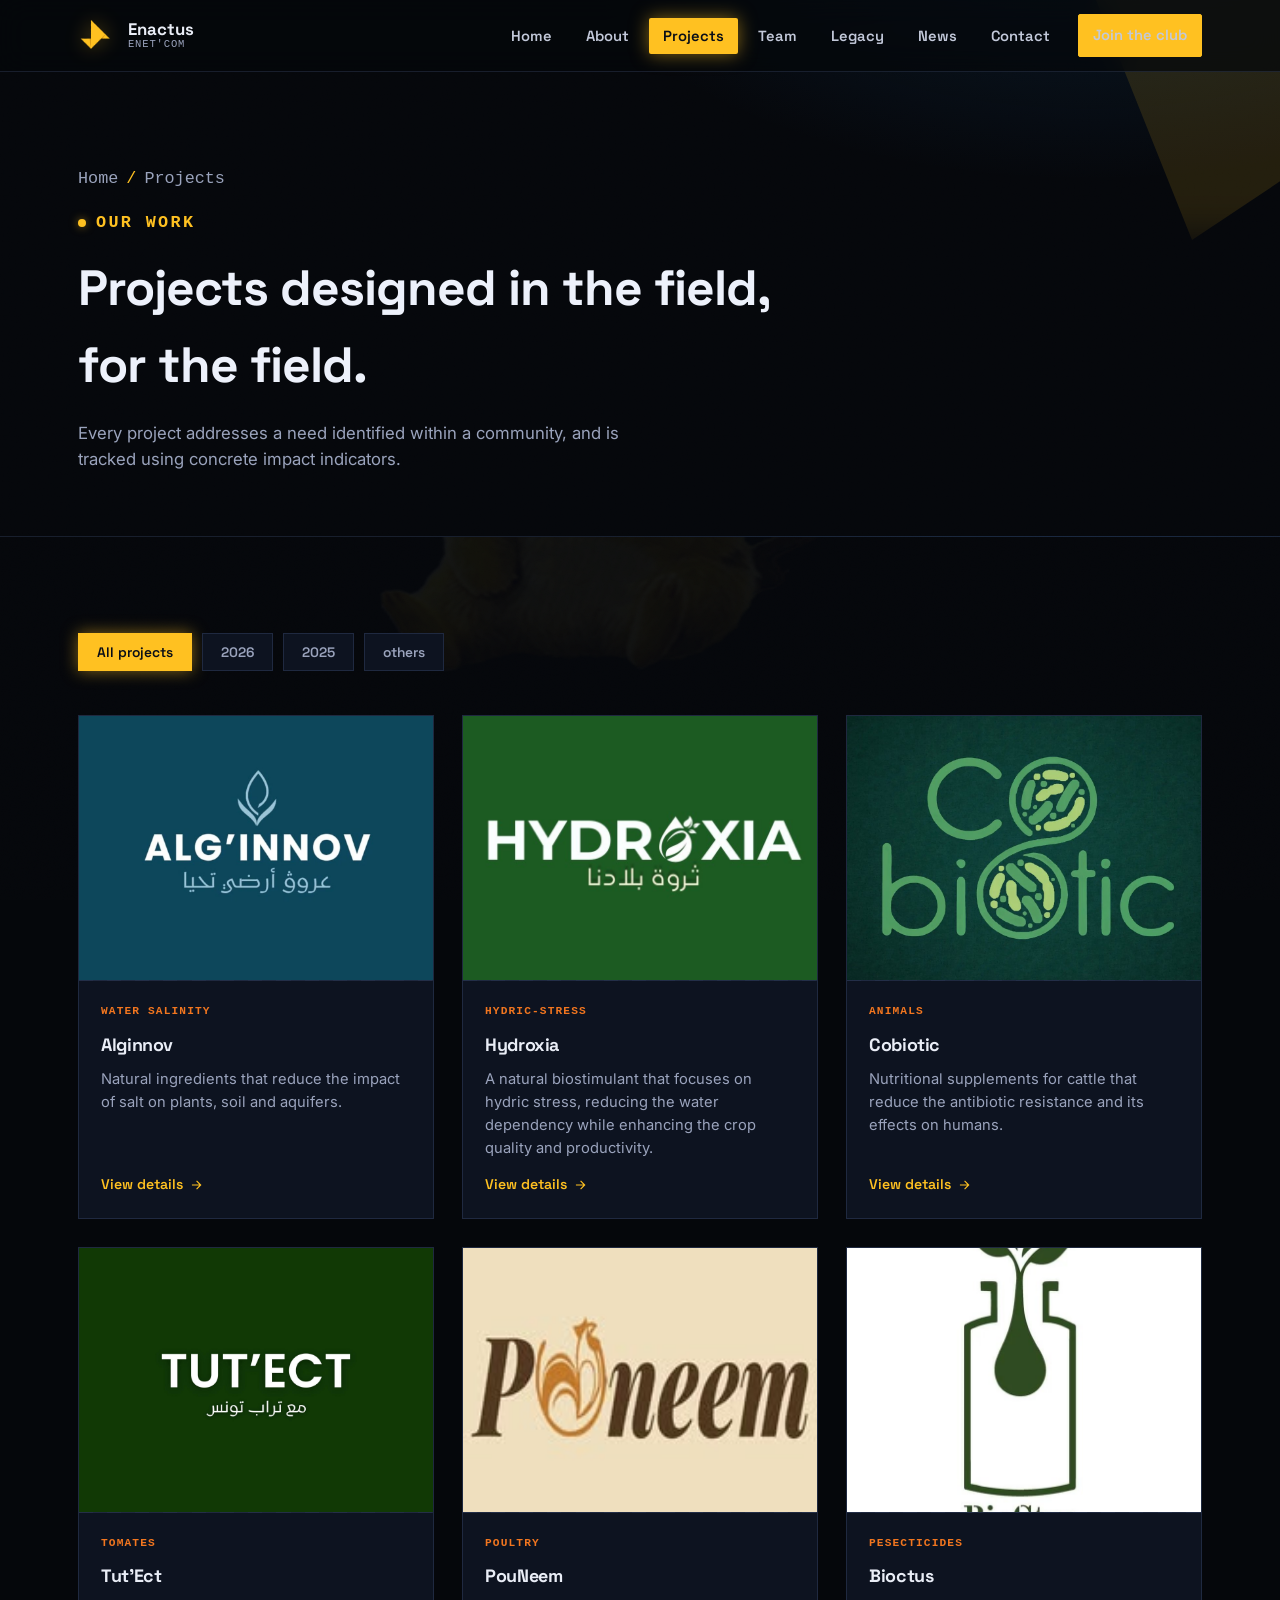
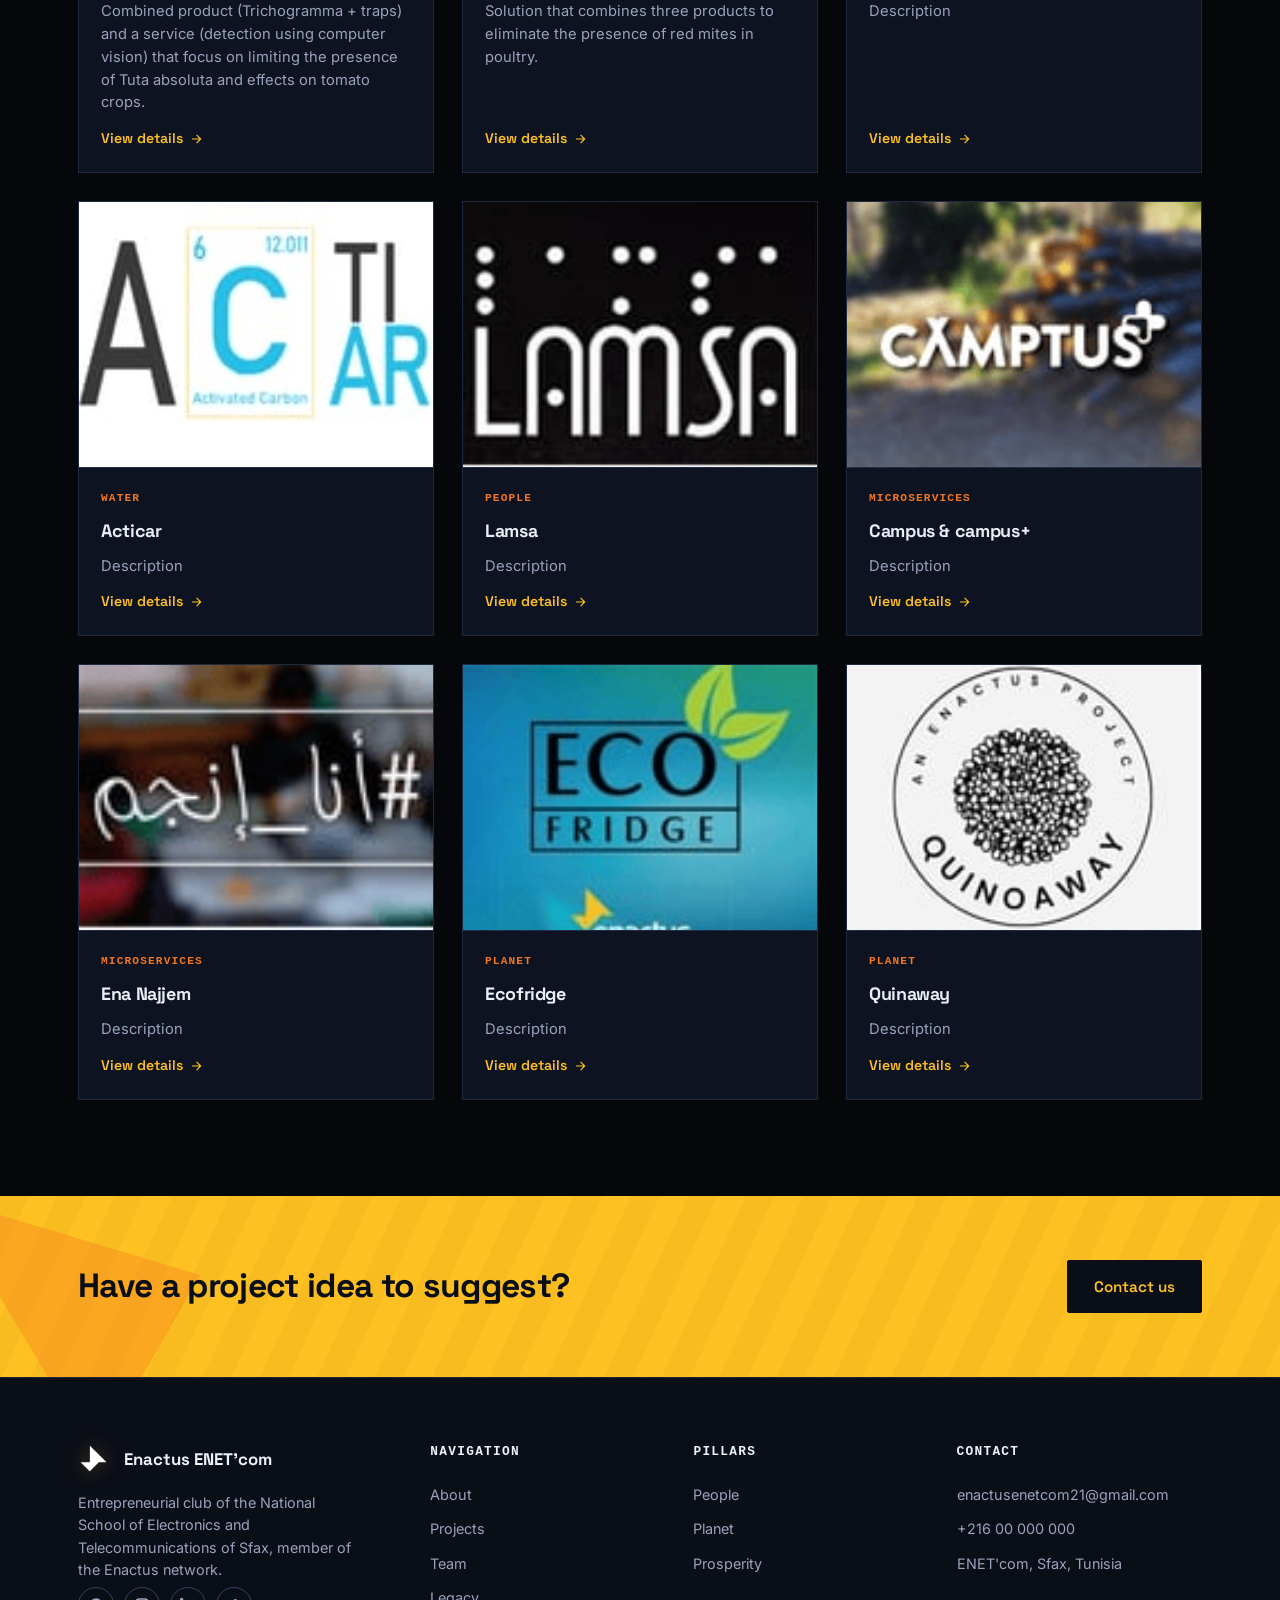
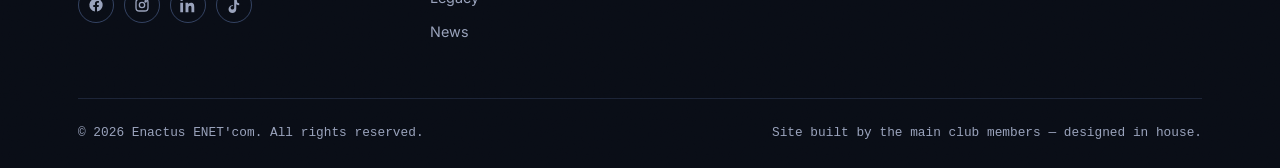
<file: projects.html>
<!DOCTYPE html>
<html lang="en">
<head>
<meta charset="UTF-8">
<meta name="viewport" content="width=device-width, initial-scale=1.0">
<title>Projects — Enactus ENET'com</title>
<meta name="description" content="Discover the projects with social, environmental, and economic impact led by Enactus ENET'com.">
<link rel="icon" href="assets/bird-flat.png">
<link rel="preconnect" href="https://fonts.googleapis.com">
<link href="https://fonts.googleapis.com/css2?family=Space+Grotesk:wght@500;600;700&family=Inter:wght@400;500;600;700&display=swap" rel="stylesheet">
<link rel="stylesheet" href="css/style.css">
</head>
<body>

<header class="site-header">
  <nav class="nav">
    <a href="index.html" class="brand">
      <img src="assets/birdlogo.png" alt="Enactus ENET'com">
      <span class="brand-name">Enactus<small>ENET'COM</small></span>
    </a>
    <ul class="nav-links">
      <li><a href="index.html">Home</a></li>
      <li><a href="about.html">About</a></li>
      <li><a href="projects.html" class="active">Projects</a></li>
      <li><a href="team.html">Team</a></li>
      <li><a href="legacy.html">Legacy</a></li>
      <li><a href="events.html">News</a></li>
      <li><a href="contact.html">Contact</a></li>
      <li class="nav-cta"><a href="contact.html#join" class="btn btn-primary">Join the club</a></li>
    </ul>
    <button class="nav-toggle" aria-label="Menu"><span></span><span></span><span></span></button>
  </nav>
</header>

<section class="page-hero">
  <div class="container">
    <p class="breadcrumb"><a href="index.html">Home</a> <span>/</span> Projects</p>
    <p class="eyebrow">Our work</p>
    <h1>Projects designed in the field, for the field.</h1>
    <p>Every project addresses a need identified within a community, and is tracked using concrete impact indicators.</p>
  </div>
</section>

<section class="section">
  <div class="container">
    <div class="filters reveal">
      <button class="active" data-filter="all">All projects</button>
      <button data-filter="2026">2026</button>
      <button data-filter="2025">2025</button>
      <button data-filter="others">others</button>
    </div>

    <div class="card-grid">

      <article class="card reveal" data-cat="2026">
        <div class="placeholder"><img class="project-photo" src="assets/alg.jpg" alt="Alginnov project"></div>
        <div class="card-body">
          <span class="card-cat">Water salinity</span>
          <h3>Alginnov</h3>
          <p>Natural ingredients that reduce the impact of salt on plants, soil and aquifers.</p>
          <a href="#" class="card-link">View details <svg viewBox="0 0 24 24" fill="none" stroke="currentColor" stroke-width="2"><path d="M5 12h14M13 5l7 7-7 7"/></svg></a>
        </div>
      </article>

      <article class="card reveal" data-cat="2026">
        <div class="placeholder"><img class="project-photo" src="assets/hyd.jpg" alt="Hydroxia project"></div>
        <div class="card-body">
          <span class="card-cat">Hydric-Stress</span>
          <h3>Hydroxia</h3>
          <p>A natural biostimulant that focuses on hydric stress, reducing the water dependency while enhancing the crop quality and productivity.</p>
          <a href="#" class="card-link">View details <svg viewBox="0 0 24 24" fill="none" stroke="currentColor" stroke-width="2"><path d="M5 12h14M13 5l7 7-7 7"/></svg></a>
        </div>
      </article>

      <article class="card reveal" data-cat="2026">
        <div class="placeholder"><img class="project-photo" src="assets/cob.jpg" alt="Cobiotic project"></div>
        <div class="card-body">
          <span class="card-cat">ANIMALS</span>
          <h3>Cobiotic</h3>
          <p>Nutritional supplements for cattle that reduce the antibiotic resistance and its effects on humans.</p>
          <a href="#" class="card-link">View details <svg viewBox="0 0 24 24" fill="none" stroke="currentColor" stroke-width="2"><path d="M5 12h14M13 5l7 7-7 7"/></svg></a>
        </div>
      </article>

      <article class="card reveal" data-cat="2025">
        <div class="placeholder"><img class="project-photo" src="assets/tut.jpg" alt="Tut'Ect project"></div>
        <div class="card-body">
          <span class="card-cat">Tomates</span>
          <h3>Tut'Ect</h3>
          <p>Combined product (Trichogramma + traps) and a service (detection using computer vision) that focus on limiting the presence of Tuta absoluta and effects on tomato crops.</p>
          <a href="#" class="card-link">View details <svg viewBox="0 0 24 24" fill="none" stroke="currentColor" stroke-width="2"><path d="M5 12h14M13 5l7 7-7 7"/></svg></a>
        </div>
      </article>

      <article class="card reveal" data-cat="2025">
        <div class="placeholder"><img class="project-photo" src="assets/pou.jpg" alt="PouNeem project"></div>
        <div class="card-body">
          <span class="card-cat">Poultry</span>
          <h3>PouNeem</h3>
          <p>Solution that combines three products to eliminate the presence of red mites in poultry.</p>
          <a href="#" class="card-link">View details <svg viewBox="0 0 24 24" fill="none" stroke="currentColor" stroke-width="2"><path d="M5 12h14M13 5l7 7-7 7"/></svg></a>
        </div>
      </article>

      <article class="card reveal" data-cat="others">
        <div class="placeholder"><img class="project-photo" src="assets/bioc.jpg" alt="Bioctus project"></div>
        <div class="card-body">
          <span class="card-cat">Pesecticides</span>
          <h3>Bioctus</h3>
          <p>Description</p>
          <a href="#" class="card-link">View details <svg viewBox="0 0 24 24" fill="none" stroke="currentColor" stroke-width="2"><path d="M5 12h14M13 5l7 7-7 7"/></svg></a>
        </div>
      </article>

        <article class="card reveal" data-cat="others">
        <div class="placeholder"><img class="project-photo" src="assets/acti.png" alt="Acticar project"></div>
        <div class="card-body">
          <span class="card-cat">water</span>
          <h3>Acticar</h3>
          <p>Description</p>
          <a href="#" class="card-link">View details <svg viewBox="0 0 24 24" fill="none" stroke="currentColor" stroke-width="2"><path d="M5 12h14M13 5l7 7-7 7"/></svg></a>
        </div>
      </article>

        <article class="card reveal" data-cat="others">
        <div class="placeholder"><img class="project-photo" src="assets/lamsa.png" alt="Lamsa project"></div>
        <div class="card-body">
          <span class="card-cat">People</span>
          <h3>Lamsa</h3>
          <p>Description</p>
          <a href="#" class="card-link">View details <svg viewBox="0 0 24 24" fill="none" stroke="currentColor" stroke-width="2"><path d="M5 12h14M13 5l7 7-7 7"/></svg></a>
        </div>
      </article>

        <article class="card reveal" data-cat="others">
        <div class="placeholder"><img class="project-photo" src="assets/camp.png" alt="Campus project"></div>
        <div class="card-body">
          <span class="card-cat">Microservices</span>
          <h3>Campus & campus+</h3>
          <p>Description</p>
          <a href="#" class="card-link">View details <svg viewBox="0 0 24 24" fill="none" stroke="currentColor" stroke-width="2"><path d="M5 12h14M13 5l7 7-7 7"/></svg></a>
        </div>
      </article>

        <article class="card reveal" data-cat="others">
        <div class="placeholder"><img class="project-photo" src="assets/najjem.png" alt="Ena Najjem project"></div>
        <div class="card-body">
          <span class="card-cat">Microservices</span>
          <h3>Ena Najjem</h3>
          <p>Description</p>
          <a href="#" class="card-link">View details <svg viewBox="0 0 24 24" fill="none" stroke="currentColor" stroke-width="2"><path d="M5 12h14M13 5l7 7-7 7"/></svg></a>
        </div>
      </article>

        <article class="card reveal" data-cat="others">
        <div class="placeholder"><img class="project-photo" src="assets/eco.png" alt="Ecofridge project"></div>
        <div class="card-body">
          <span class="card-cat">Planet</span>
          <h3>Ecofridge</h3>
          <p>Description</p>
          <a href="#" class="card-link">View details <svg viewBox="0 0 24 24" fill="none" stroke="currentColor" stroke-width="2"><path d="M5 12h14M13 5l7 7-7 7"/></svg></a>
        </div>
      </article>
       <article class="card reveal" data-cat="others">
        <div class="placeholder"><img class="project-photo" src="assets/quin.png" alt="Quinaway project"></div>
        <div class="card-body">
          <span class="card-cat">Planet</span>
          <h3>Quinaway</h3>
          <p>Description</p>
          <a href="#" class="card-link">View details <svg viewBox="0 0 24 24" fill="none" stroke="currentColor" stroke-width="2"><path d="M5 12h14M13 5l7 7-7 7"/></svg></a>
        </div>
      </article>


    </div>
  </div>
</section>

<div class="event-modal" id="details-modal" hidden>
  <div class="event-modal-backdrop" data-close-details-modal></div>
  <article class="event-modal-dialog" role="dialog" aria-modal="true" aria-labelledby="details-modal-title">
    <button type="button" class="event-modal-close" aria-label="Close" data-close-details-modal>&times;</button>
    <div class="event-modal-content">
      <h2 id="details-modal-title">Coming soon</h2>
      <p>Details are coming soon.</p>
    </div>
  </article>
</div>

<section class="cta-banner">
  <div class="container">
    <h2>Have a project idea to suggest?</h2>
    <a href="contact.html" class="btn btn-primary">Contact us</a>
  </div>
</section>

<footer class="site-footer">
  <div class="container">
    <div class="footer-grid">
      <div>
        <div class="footer-brand">
          <img src="assets/birdlogo_WHITE.png" alt="Enactus ENET'com">
          <strong>Enactus ENET'com</strong>
        </div>
        <p>Entrepreneurial club of the National School of Electronics and Telecommunications of Sfax, member of the Enactus network.</p>
        <div class="footer-socials">
          <a href="https://www.facebook.com/EnactusEnetcomClub" aria-label="Facebook"><svg viewBox="0 0 24 24" fill="currentColor"><path d="M22 12a10 10 0 1 0-11.6 9.9v-7H7.9V12h2.5V9.8c0-2.5 1.5-3.9 3.8-3.9 1.1 0 2.2.2 2.2.2v2.4h-1.3c-1.2 0-1.6.8-1.6 1.6V12h2.8l-.4 2.9h-2.4v7A10 10 0 0 0 22 12"/></svg></a>
          <a href="https://www.instagram.com/enactus.enetcom.tunisia/" aria-label="Instagram"><svg viewBox="0 0 24 24" fill="none" stroke="currentColor" stroke-width="2"><rect x="3" y="3" width="18" height="18" rx="5"/><circle cx="12" cy="12" r="4"/><circle cx="17.5" cy="6.5" r="1"/></svg></a>
          <a href="https://www.linkedin.com/in/enactus-enet-com-21bb84222/" aria-label="LinkedIn"><svg viewBox="0 0 24 24" fill="currentColor"><path d="M4.98 3.5C4.98 4.9 3.9 6 2.5 6S0 4.9 0 3.5 1.1 1 2.5 1s2.48 1.1 2.48 2.5zM.4 8.75h4.2V23H.4V8.75zM8.3 8.75h4v1.95h.06c.56-1.06 1.93-2.18 3.98-2.18 4.26 0 5.04 2.8 5.04 6.44V23h-4.2v-6.3c0-1.5-.03-3.44-2.1-3.44-2.1 0-2.42 1.64-2.42 3.33V23H8.3V8.75z"/></svg></a>
          <a href="https://www.tiktok.com/@enactusenetcom2" aria-label="TikTok"><svg viewBox="0 0 24 24" fill="currentColor"><path d="M16.6 5.8c-.7-.8-1.1-1.8-1.1-2.8h-3.2v13.2c0 1.5-1.2 2.7-2.7 2.7s-2.7-1.2-2.7-2.7 1.2-2.7 2.7-2.7c.3 0 .7.1 1 .2V12.4c-.3-.1-.7-.1-1-.1-3.2 0-5.8 2.6-5.8 5.9S6.4 24 9.6 24s5.8-2.6 5.8-5.8V11c1.3.9 2.8 1.4 4.4 1.4V9.2c-1.3 0-2.5-.5-3.2-1.4z"/></svg></a>
        </div>
      </div>
      <div>
        <h5>Navigation</h5>
        <a href="about.html">About</a>
        <a href="projects.html">Projects</a>
        <a href="team.html">Team</a>
        <a href="legacy.html">Legacy</a>
        <a href="events.html">News</a>
      </div>
      <div>
        <h5>Pillars</h5>
        <a href="about.html#people">People</a>
        <a href="about.html#planet">Planet</a>
        <a href="about.html#prosperity">Prosperity</a>
      </div>
      <div>
        <h5>Contact</h5>
        <a href="mailto:enactusenetcom21@gmail.com">enactusenetcom21@gmail.com</a>
        <a href="tel:+21600000000">+216 00 000 000</a>
        <a href="contact.html">ENET'com, Sfax, Tunisia</a>
      </div>
    </div>
    <div class="footer-bottom">
      <span>© 2026 Enactus ENET'com. All rights reserved.</span>
      <span>Site built by the main club members — designed in house.</span>
    </div>
  </div>
</footer>

<script src="js/script.js"></script>
<script>
document.addEventListener('DOMContentLoaded', function () {
  var modal = document.getElementById('details-modal');
  if (!modal) return;

  document.querySelectorAll('.card-grid .card-link').forEach(function (link) {
    link.addEventListener('click', function (e) {
      e.preventDefault();
      modal.hidden = false;
    });
  });

  modal.querySelectorAll('[data-close-details-modal]').forEach(function (el) {
    el.addEventListener('click', function () {
      modal.hidden = true;
    });
  });

  document.addEventListener('keydown', function (e) {
    if (e.key === 'Escape' && !modal.hidden) modal.hidden = true;
  });
});
</script>
</body>
</html>
</file>
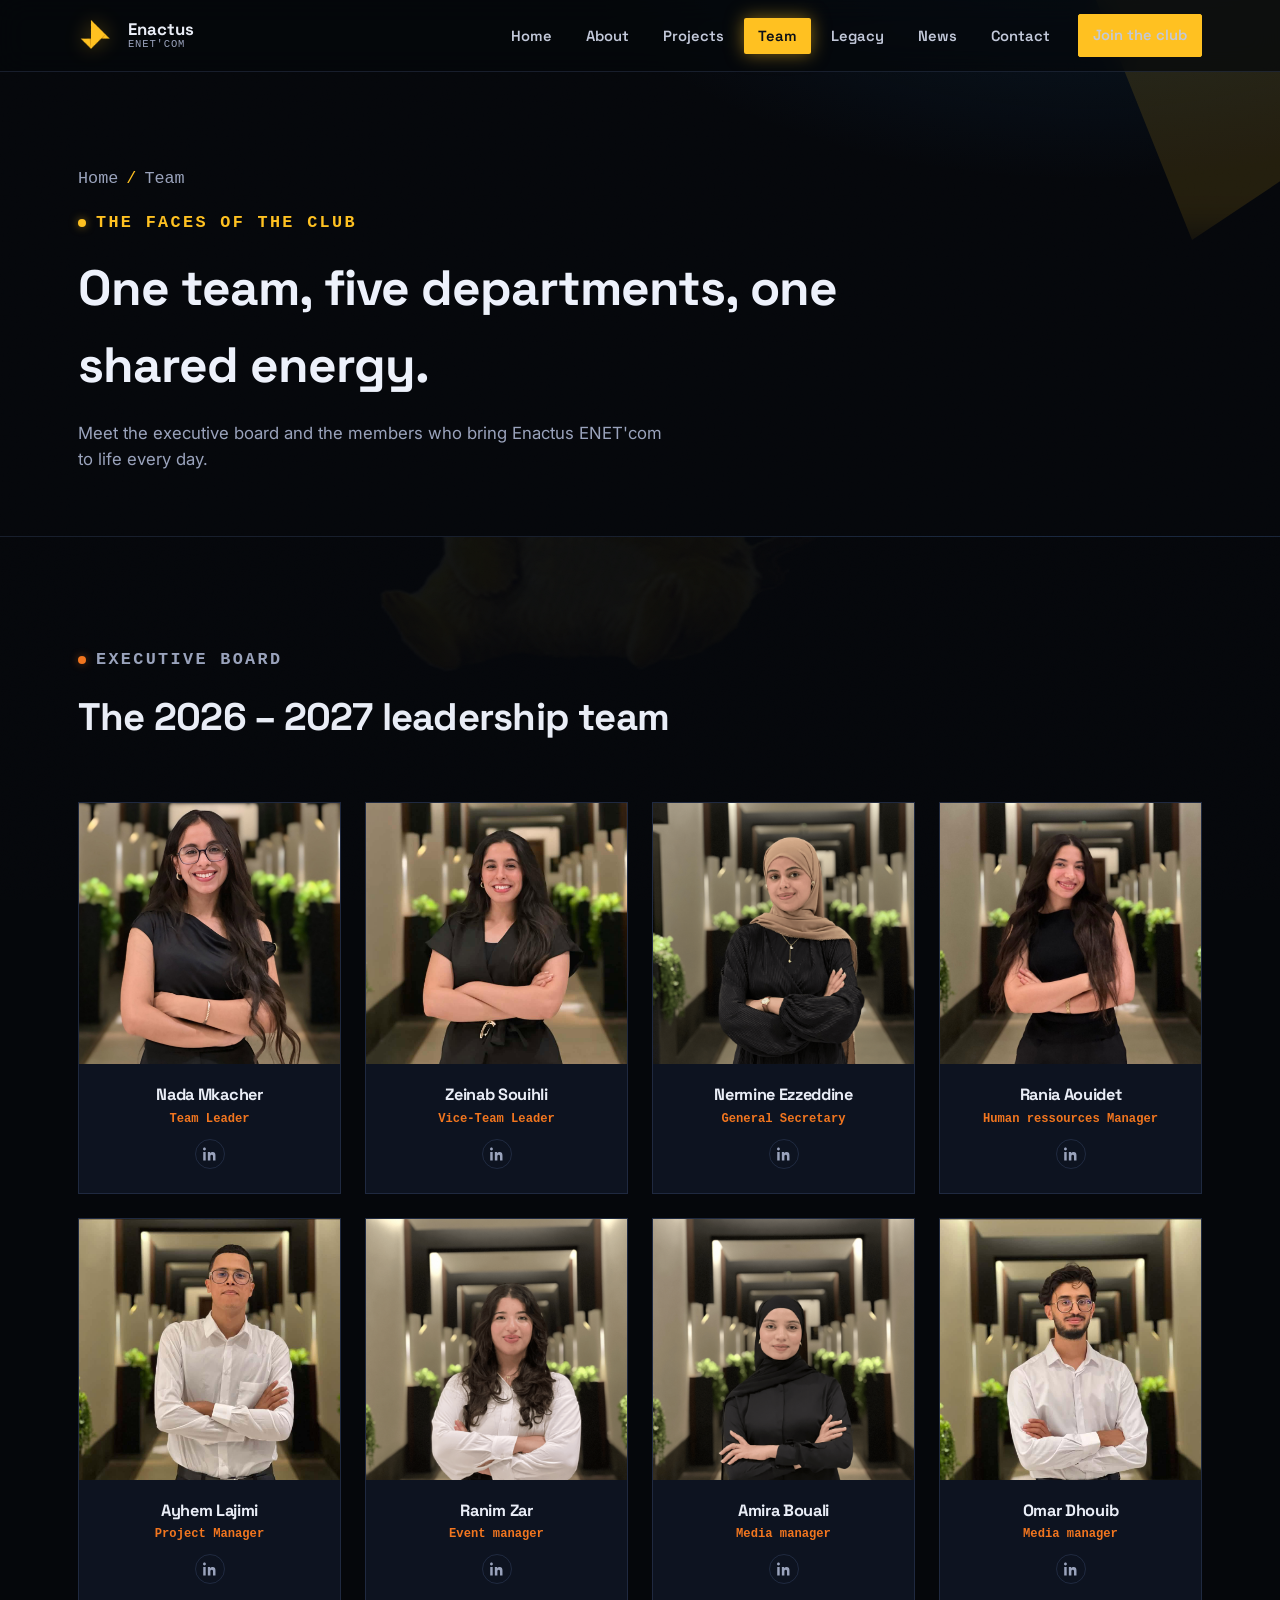
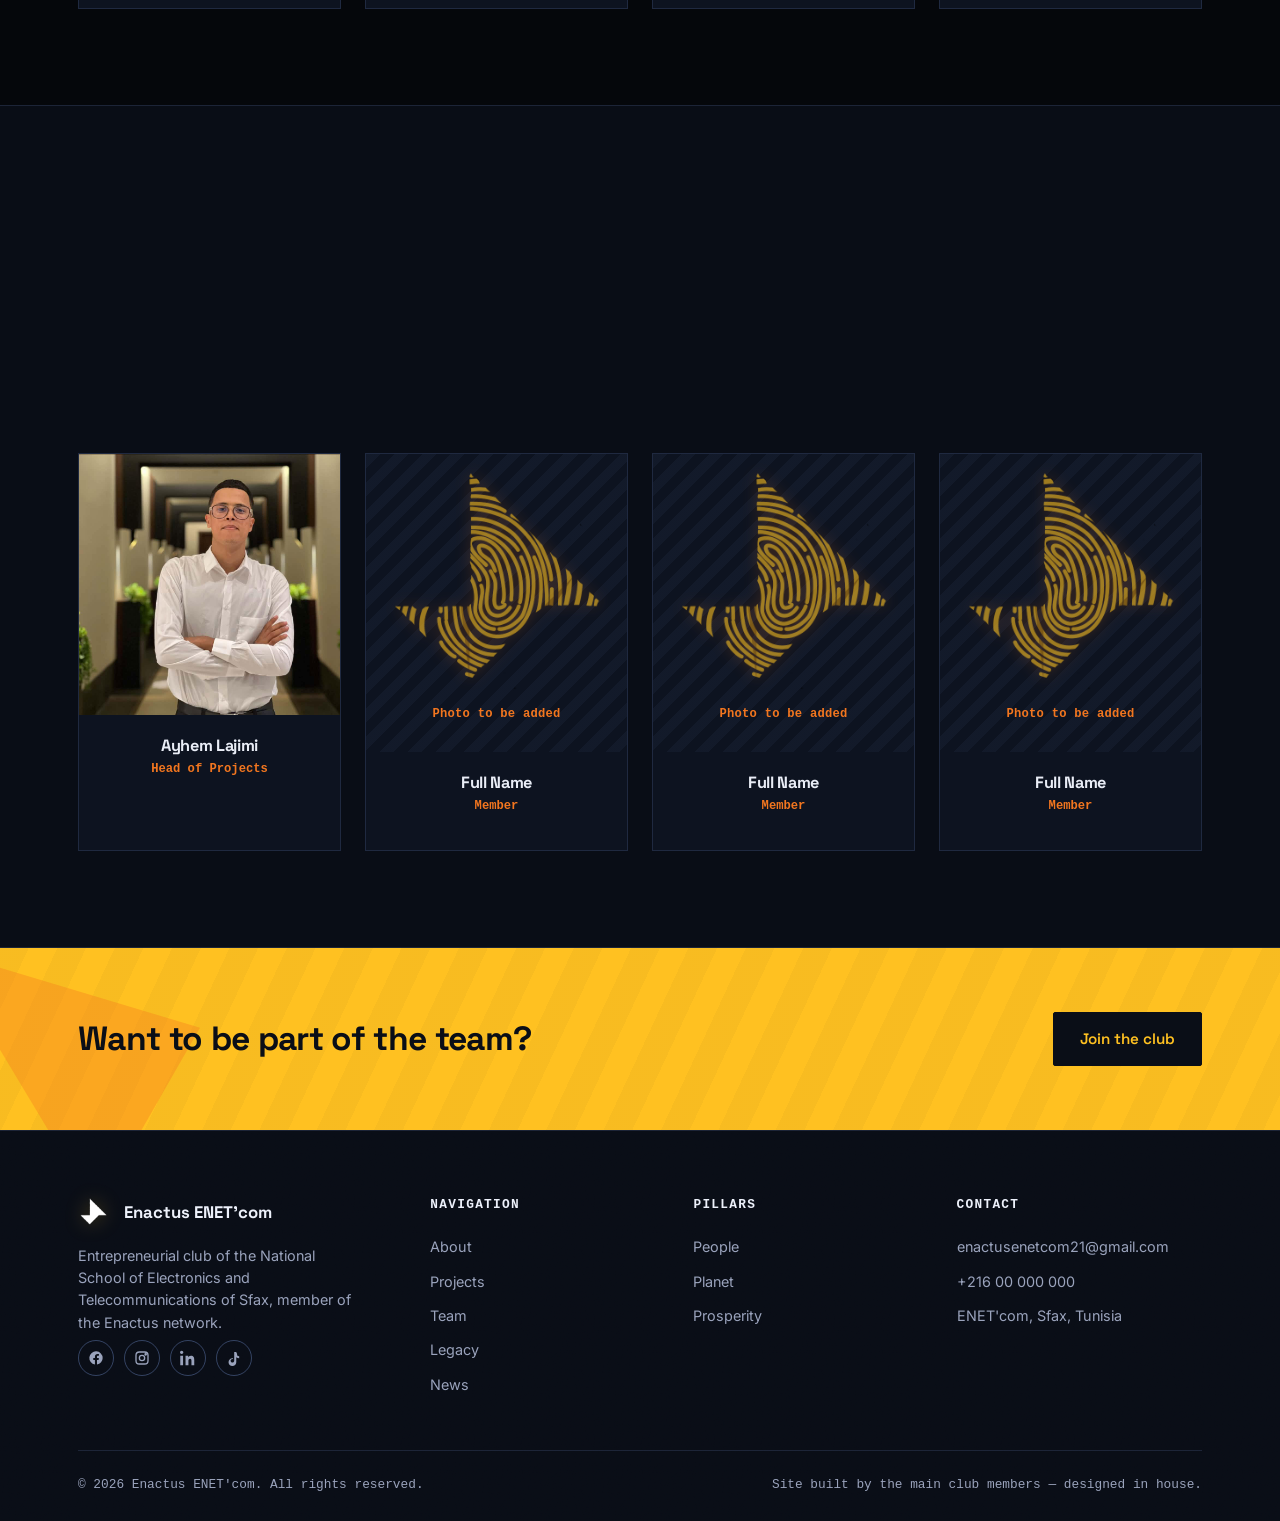
<file: team.html>
<!DOCTYPE html>
<html lang="en">
<head>
<meta charset="UTF-8">
<meta name="viewport" content="width=device-width, initial-scale=1.0">
<title>Team — Enactus ENET'com</title>
<meta name="description" content="Meet the board and departments of Enactus ENET'com.">
<link rel="icon" href="assets/bird-flat.png">
<link rel="preconnect" href="https://fonts.googleapis.com">
<link href="https://fonts.googleapis.com/css2?family=Space+Grotesk:wght@500;600;700&family=Inter:wght@400;500;600;700&display=swap" rel="stylesheet">
<link rel="stylesheet" href="css/style.css">
</head>
<body>

<header class="site-header">
  <nav class="nav">
    <a href="index.html" class="brand">
      <img src="assets/birdlogo.png" alt="Enactus ENET'com">
      <span class="brand-name">Enactus<small>ENET'COM</small></span>
    </a>
    <ul class="nav-links">
      <li><a href="index.html">Home</a></li>
      <li><a href="about.html">About</a></li>
      <li><a href="projects.html">Projects</a></li>
      <li><a href="team.html" class="active">Team</a></li>
      <li><a href="legacy.html">Legacy</a></li>
      <li><a href="events.html">News</a></li>
      <li><a href="contact.html">Contact</a></li>
      <li class="nav-cta"><a href="contact.html#join" class="btn btn-primary">Join the club</a></li>
    </ul>
    <button class="nav-toggle" aria-label="Menu"><span></span><span></span><span></span></button>
  </nav>
</header>

<section class="page-hero">
  <div class="container">
    <p class="breadcrumb"><a href="index.html">Home</a> <span>/</span> Team</p>
    <p class="eyebrow">The faces of the club</p>
    <h1>One team, five departments, one shared energy.</h1>
    <p>Meet the executive board and the members who bring Enactus ENET'com to life every day.</p>
  </div>
</section>

<!-- BUREAU EXECUTIF -->
<section class="section">
  <div class="container">
    <div class="section-head reveal">
      <p class="eyebrow">Executive board</p>
      <h2>The 2026 – 2027 leadership team</h2>
    </div>
    <div class="team-panel board-panel active">
      <div class="team-card reveal">
        <div class="placeholder"><img class="team-photo" src="assets/nada.jpg" alt="Nada Mkacher"></div>
        <div class="info">
          <h4>Nada Mkacher</h4>
          <span>Team Leader</span>
          <div class="team-social">
            <a href="https://www.linkedin.com/in/mkacher-nada/" aria-label="LinkedIn"><svg viewBox="0 0 24 24" fill="currentColor"><path d="M4.98 3.5C4.98 4.9 3.9 6 2.5 6S0 4.9 0 3.5 1.1 1 2.5 1s2.48 1.1 2.48 2.5zM.4 8.75h4.2V23H.4V8.75zM8.3 8.75h4v1.95h.06c.56-1.06 1.93-2.18 3.98-2.18 4.26 0 5.04 2.8 5.04 6.44V23h-4.2v-6.3c0-1.5-.03-3.44-2.1-3.44-2.1 0-2.42 1.64-2.42 3.33V23H8.3V8.75z"/></svg></a>
          </div>
        </div>
      </div>
      <div class="team-card reveal">
        <div class="placeholder"><img class="team-photo" src="assets/zeinab.jpg" alt="Zeinab Souihli"></div>
        <div class="info">
          <h4>Zeinab Souihli</h4>
          <span>Vice-Team Leader</span>
          <div class="team-social">
            <a href="https://www.linkedin.com/in/zeineb-souihli-1b198a376/" aria-label="LinkedIn"><svg viewBox="0 0 24 24" fill="currentColor"><path d="M4.98 3.5C4.98 4.9 3.9 6 2.5 6S0 4.9 0 3.5 1.1 1 2.5 1s2.48 1.1 2.48 2.5zM.4 8.75h4.2V23H.4V8.75zM8.3 8.75h4v1.95h.06c.56-1.06 1.93-2.18 3.98-2.18 4.26 0 5.04 2.8 5.04 6.44V23h-4.2v-6.3c0-1.5-.03-3.44-2.1-3.44-2.1 0-2.42 1.64-2.42 3.33V23H8.3V8.75z"/></svg></a>
          </div>
        </div>
      </div>
      <div class="team-card reveal">
        <div class="placeholder"><img class="team-photo" src="assets/nermine.png" alt="Nermine"></div>
        <div class="info">
          <h4>Nermine Ezzeddine</h4>
          <span>General Secretary</span>
          <div class="team-social">
            <a href="https://www.linkedin.com/in/nermine-ezzeddine-81ab2537b/" aria-label="LinkedIn"><svg viewBox="0 0 24 24" fill="currentColor"><path d="M4.98 3.5C4.98 4.9 3.9 6 2.5 6S0 4.9 0 3.5 1.1 1 2.5 1s2.48 1.1 2.48 2.5zM.4 8.75h4.2V23H.4V8.75zM8.3 8.75h4v1.95h.06c.56-1.06 1.93-2.18 3.98-2.18 4.26 0 5.04 2.8 5.04 6.44V23h-4.2v-6.3c0-1.5-.03-3.44-2.1-3.44-2.1 0-2.42 1.64-2.42 3.33V23H8.3V8.75z"/></svg></a>
          </div>
        </div>
      </div>
      <div class="team-card reveal">
        <div class="placeholder"><img class="team-photo" src="assets/rania.jpg" alt="Rania"></div>
        <div class="info">
          <h4>Rania Aouidet</h4>
          <span>Human ressources Manager</span>
          <div class="team-social">
            <a href="https://www.linkedin.com/in/rania-aouidet-4083b63b3/" aria-label="LinkedIn"><svg viewBox="0 0 24 24" fill="currentColor"><path d="M4.98 3.5C4.98 4.9 3.9 6 2.5 6S0 4.9 0 3.5 1.1 1 2.5 1s2.48 1.1 2.48 2.5zM.4 8.75h4.2V23H.4V8.75zM8.3 8.75h4v1.95h.06c.56-1.06 1.93-2.18 3.98-2.18 4.26 0 5.04 2.8 5.04 6.44V23h-4.2v-6.3c0-1.5-.03-3.44-2.1-3.44-2.1 0-2.42 1.64-2.42 3.33V23H8.3V8.75z"/></svg></a>
          </div>
        </div>
      </div>
      <div class="team-card reveal">
        <div class="placeholder"><img class="team-photo" src="assets/ayhem.jpg" alt="Ayhem"></div>
        <div class="info">
          <h4>Ayhem Lajimi</h4><span>Project Manager</span>
          <div class="team-social"><a href="https://www.linkedin.com/in/ayhem-laajimi-6651a43a3/" aria-label="LinkedIn"><svg viewBox="0 0 24 24" fill="currentColor"><path d="M4.98 3.5C4.98 4.9 3.9 6 2.5 6S0 4.9 0 3.5 1.1 1 2.5 1s2.48 1.1 2.48 2.5zM.4 8.75h4.2V23H.4V8.75zM8.3 8.75h4v1.95h.06c.56-1.06 1.93-2.18 3.98-2.18 4.26 0 5.04 2.8 5.04 6.44V23h-4.2v-6.3c0-1.5-.03-3.44-2.1-3.44-2.1 0-2.42 1.64-2.42 3.33V23H8.3V8.75z"/></svg></a></div>
        </div>
      </div>
      <div class="team-card reveal">
        <div class="placeholder"><img class="team-photo" src="assets/ranim.png" alt="Ranim"></div>
        <div class="info">
          <h4>Ranim Zar</h4><span>Event manager</span>
          <div class="team-social"><a href="https://www.linkedin.com/in/ranim-zar-134041386/" aria-label="LinkedIn"><svg viewBox="0 0 24 24" fill="currentColor"><path d="M4.98 3.5C4.98 4.9 3.9 6 2.5 6S0 4.9 0 3.5 1.1 1 2.5 1s2.48 1.1 2.48 2.5zM.4 8.75h4.2V23H.4V8.75zM8.3 8.75h4v1.95h.06c.56-1.06 1.93-2.18 3.98-2.18 4.26 0 5.04 2.8 5.04 6.44V23h-4.2v-6.3c0-1.5-.03-3.44-2.1-3.44-2.1 0-2.42 1.64-2.42 3.33V23H8.3V8.75z"/></svg></a></div>
        </div>
      </div>
      <div class="team-card reveal">
        <div class="placeholder"><img class="team-photo" src="assets/amira.png" alt="Amira"></div>
        <div class="info">
          <h4>Amira Bouali</h4><span>Media manager</span>
          <div class="team-social"><a href="https://www.linkedin.com/in/amirabouali/" aria-label="LinkedIn"><svg viewBox="0 0 24 24" fill="currentColor"><path d="M4.98 3.5C4.98 4.9 3.9 6 2.5 6S0 4.9 0 3.5 1.1 1 2.5 1s2.48 1.1 2.48 2.5zM.4 8.75h4.2V23H.4V8.75zM8.3 8.75h4v1.95h.06c.56-1.06 1.93-2.18 3.98-2.18 4.26 0 5.04 2.8 5.04 6.44V23h-4.2v-6.3c0-1.5-.03-3.44-2.1-3.44-2.1 0-2.42 1.64-2.42 3.33V23H8.3V8.75z"/></svg></a></div>
        </div>
      </div>
      <div class="team-card reveal">
        <div class="placeholder"><img class="team-photo" src="assets/omar.jpg" alt="Omar"></div>
        <div class="info">
          <h4>Omar Dhouib</h4><span>Media manager</span>
          <div class="team-social"><a href="#" aria-label="LinkedIn"><svg viewBox="0 0 24 24" fill="currentColor"><path d="M4.98 3.5C4.98 4.9 3.9 6 2.5 6S0 4.9 0 3.5 1.1 1 2.5 1s2.48 1.1 2.48 2.5zM.4 8.75h4.2V23H.4V8.75zM8.3 8.75h4v1.95h.06c.56-1.06 1.93-2.18 3.98-2.18 4.26 0 5.04 2.8 5.04 6.44V23h-4.2v-6.3c0-1.5-.03-3.44-2.1-3.44-2.1 0-2.42 1.64-2.42 3.33V23H8.3V8.75z"/></svg></a></div>
        </div>
      </div>
    </div>
  </div>
</section>

<!-- DEPARTMENTS -->
<section class="section alt">
  <div class="container">
    <div class="section-head reveal">
      <p class="eyebrow">Departments</p>
      <h2>Our teams by department</h2>
    </div>
    <div class="dept-tabs reveal">
      <button class="active" data-tab="dep-projets">Projects</button>
      <button data-tab="dep-rh">Human ressources</button>
      <button data-tab="dep-events">Events</button>
      <button data-tab="dep-media">Media and Marketing</button>
      <button data-tab="dep-sponsoring">Sponsoring</button>
    </div>

    <div class="team-panel active" id="dep-projets">
      <div class="team-card reveal">
        <div class="placeholder"><img class="team-photo" src="assets/ayhem.jpg" alt="Ayhem"></div>
        <div class="info"><h4>Ayhem Lajimi</h4><span>Head of Projects</span></div>
      </div>
      <div class="team-card reveal">
        <div class="placeholder"><img class="ph-icon" src="assets/bird-flat.png" alt=""><span>Photo to be added</span></div>
        <div class="info"><h4>Full Name</h4><span>Member</span></div>
      </div>
      <div class="team-card reveal">
        <div class="placeholder"><img class="ph-icon" src="assets/bird-flat.png" alt=""><span>Photo to be added</span></div>
        <div class="info"><h4>Full Name</h4><span>Member</span></div>
      </div>
      <div class="team-card reveal">
        <div class="placeholder"><img class="ph-icon" src="assets/bird-flat.png" alt=""><span>Photo to be added</span></div>
        <div class="info"><h4>Full Name</h4><span>Member</span></div>
      </div>
    </div>

    <div class="team-panel" id="dep-rh">
      <div class="team-card reveal">
        <div class="placeholder"><img class="team-photo" src="assets/rania.jpg" alt="Rania"></div>
        <div class="info"><h4>Rania Aouidet</h4><span>Head of HR</span></div>
      </div>
      <div class="team-card reveal">
        <div class="placeholder"><img class="ph-icon" src="assets/bird-flat.png" alt=""><span>Photo to be added</span></div>
        <div class="info"><h4>Full Name</h4><span>Member</span></div>
      </div>
    </div>

    <div class="team-panel" id="dep-events">
      <div class="team-card reveal">
        <div class="placeholder"><img class="team-photo" src="assets/ranim.png" alt="Ranim"></div>
        <div class="info"><h4>Ranim Zar</h4><span>Head of Events</span></div>
      </div>
      <div class="team-card reveal">
        <div class="placeholder"><img class="ph-icon" src="assets/bird-flat.png" alt=""><span>Photo to be added</span></div>
        <div class="info"><h4>Full Name</h4><span>Member</span></div>
      </div>
    </div>

    <div class="team-panel" id="dep-media">
      <div class="team-card reveal">
        <div class="placeholder"><img class="team-photo" src="assets/amira.png" alt="Amira"></div>
        <div class="info"><h4>Amira Bouali</h4><span>Head of Media and Marketing</span></div>
      </div>
      <div class="team-card reveal">
        <div class="placeholder"><img class="team-photo" src="assets/omar.jpg" alt="Omar"></div>
        <div class="info"><h4>Omar Dhouib</h4><span>Head of Media and Marketing</span></div>
      </div>
      <div class="team-card reveal">
        <div class="placeholder"><img class="ph-icon" src="assets/bird-flat.png" alt=""><span>Photo to be added</span></div>
        <div class="info"><h4>Full Name</h4><span>Member</span></div>
      </div>
    </div>

    <div class="team-panel" id="dep-sponsoring">
      <div class="team-card reveal">
        <div class="placeholder"><img class="ph-icon" src="assets/bird-flat.png" alt=""><span>Photo to be added</span></div>
        <div class="info"><h4>Full Name</h4><span>Head of Sponsoring</span></div>
      </div>
      <div class="team-card reveal">
        <div class="placeholder"><img class="ph-icon" src="assets/bird-flat.png" alt=""><span>Photo to be added</span></div>
        <div class="info"><h4>Full Name</h4><span>Member</span></div>
      </div>
    </div>
  </div>
</section>

<section class="cta-banner">
  <div class="container">
    <h2>Want to be part of the team?</h2>
    <a href="contact.html#join" class="btn btn-primary">Join the club</a>
  </div>
</section>

<footer class="site-footer">
  <div class="container">
    <div class="footer-grid">
      <div>
        <div class="footer-brand">
          <img src="assets/birdlogo_WHITE.png" alt="Enactus ENET'com">
          <strong>Enactus ENET'com</strong>
        </div>
        <p>Entrepreneurial club of the National School of Electronics and Telecommunications of Sfax, member of the Enactus network.</p>
        <div class="footer-socials">
          <a href="https://www.facebook.com/EnactusEnetcomClub" aria-label="Facebook"><svg viewBox="0 0 24 24" fill="currentColor"><path d="M22 12a10 10 0 1 0-11.6 9.9v-7H7.9V12h2.5V9.8c0-2.5 1.5-3.9 3.8-3.9 1.1 0 2.2.2 2.2.2v2.4h-1.3c-1.2 0-1.6.8-1.6 1.6V12h2.8l-.4 2.9h-2.4v7A10 10 0 0 0 22 12"/></svg></a>
          <a href="https://www.instagram.com/enactus.enetcom.tunisia/" aria-label="Instagram"><svg viewBox="0 0 24 24" fill="none" stroke="currentColor" stroke-width="2"><rect x="3" y="3" width="18" height="18" rx="5"/><circle cx="12" cy="12" r="4"/><circle cx="17.5" cy="6.5" r="1"/></svg></a>
          <a href="https://www.linkedin.com/in/enactus-enet-com-21bb84222/" aria-label="LinkedIn"><svg viewBox="0 0 24 24" fill="currentColor"><path d="M4.98 3.5C4.98 4.9 3.9 6 2.5 6S0 4.9 0 3.5 1.1 1 2.5 1s2.48 1.1 2.48 2.5zM.4 8.75h4.2V23H.4V8.75zM8.3 8.75h4v1.95h.06c.56-1.06 1.93-2.18 3.98-2.18 4.26 0 5.04 2.8 5.04 6.44V23h-4.2v-6.3c0-1.5-.03-3.44-2.1-3.44-2.1 0-2.42 1.64-2.42 3.33V23H8.3V8.75z"/></svg></a>
          <a href="https://www.tiktok.com/@enactusenetcom2" aria-label="TikTok"><svg viewBox="0 0 24 24" fill="currentColor"><path d="M16.6 5.8c-.7-.8-1.1-1.8-1.1-2.8h-3.2v13.2c0 1.5-1.2 2.7-2.7 2.7s-2.7-1.2-2.7-2.7 1.2-2.7 2.7-2.7c.3 0 .7.1 1 .2V12.4c-.3-.1-.7-.1-1-.1-3.2 0-5.8 2.6-5.8 5.9S6.4 24 9.6 24s5.8-2.6 5.8-5.8V11c1.3.9 2.8 1.4 4.4 1.4V9.2c-1.3 0-2.5-.5-3.2-1.4z"/></svg></a>
        </div>
      </div>
      <div>
        <h5>Navigation</h5>
        <a href="about.html">About</a>
        <a href="projects.html">Projects</a>
        <a href="team.html">Team</a>
        <a href="legacy.html">Legacy</a>
        <a href="events.html">News</a>
      </div>
      <div>
        <h5>Pillars</h5>
        <a href="about.html#people">People</a>
        <a href="about.html#planet">Planet</a>
        <a href="about.html#prosperity">Prosperity</a>
      </div>
      <div>
        <h5>Contact</h5>
        <a href="mailto:enactusenetcom21@gmail.com">enactusenetcom21@gmail.com</a>
        <a href="tel:+21600000000">+216 00 000 000</a>
        <a href="contact.html">ENET'com, Sfax, Tunisia</a>
      </div>
    </div>
    <div class="footer-bottom">
      <span>© 2026 Enactus ENET'com. All rights reserved.</span>
      <span>Site built by the main club members — designed in house.</span>
    </div>
  </div>
</footer>

<script src="js/script.js"></script>
</body>
</html>
</file>
<file: css/style.css>
/* ===========================================================
   ENACTUS ENET'COM — Design tokens
   Thème : Dark / techy / futuriste
   Palette de marque conservée : jaune, orange, bleu (People),
   vert (Planet) — désormais utilisés comme accents néon sur fond sombre.
   Signature : le "pli d'origami" — coin coupé en triangle,
   clin d'œil au logo (oiseau plié) — réinterprété en bordure lumineuse.
=========================================================== */
:root{
  --yellow: #FFC121;
  --yellow-deep: #E8A400;
  --orange: #F2761F;
  --blue: #1C6DBF;
  --blue-deep: #114A85;
  --green: #1C9A5B;
  --green-deep: #0F6E3E;

  /* surfaces sombres */
  --bg: #05070B;
  --bg-alt: #090D16;
  --surface: #0D1320;
  --surface-2: #131A2A;

  /* texte */
  --text: #E9EDF6;
  --grey: #9AA3BC;        /* texte secondaire (aussi référencé inline dans le HTML) */
  --ink-soft: #C3C9DA;    /* texte tertiaire légèrement plus clair */
  --paper: #EDF1FB;       /* alias clair, référencé inline dans le HTML pour texte sur fond sombre */

  /* lignes / bordures techy */
  --line: rgba(140,178,255,.14);
  --line-strong: rgba(140,178,255,.32);

  /* lueurs */
  --glow-yellow: rgba(255,193,33,.5);
  --glow-orange: rgba(242,118,31,.45);
  --glow-blue: rgba(46,143,224,.45);
  --glow-green: rgba(38,199,122,.4);

  --display: "Space Grotesk", "Segoe UI", sans-serif;
  --body: "Inter", "Segoe UI", sans-serif;
  --mono: ui-monospace, "Cascadia Mono", "SF Mono", "Roboto Mono", Consolas, monospace;

  --fold: 28px; /* taille du pli d'origami sur les cartes */
  --radius: 4px;
  --container: 1180px;
  --noise:url("data:image/svg+xml,%3Csvg xmlns='http://www.w3.org/2000/svg' width='120' height='120'%3E%3Cfilter id='n'%3E%3CfeTurbulence type='fractalNoise' baseFrequency='0.85' numOctaves='2' stitchTiles='stitch'/%3E%3C/filter%3E%3Crect width='100%25' height='100%25' filter='url(%23n)'/%3E%3C/svg%3E");
}

*{ box-sizing:border-box; margin:0; padding:0; }
html{ scroll-behavior:smooth; }
body{
  font-family:var(--body);
  color:var(--text);
  background:var(--bg);
  line-height:1.55;
  -webkit-font-smoothing:antialiased;
  overflow-x:hidden;
  cursor:auto;
}
a, button, .btn, input, select, textarea, .dept-tabs button, .filters button{
  cursor:pointer;
}
input, select, textarea{ cursor:text; }

.animated-cursor{
  position:fixed; top:0; left:0; width:32px; height:32px;
  pointer-events:none; z-index:2000; opacity:0;
  transform:translate(-50%, -50%);
  transition:opacity .15s ease;
  will-change:transform;
}
.animated-cursor.is-visible{ opacity:1; }
body.show-animated-cursor,
body.show-animated-cursor a,
body.show-animated-cursor button,
body.show-animated-cursor .btn,
body.show-animated-cursor .card,
body.show-animated-cursor .team-card,
body.show-animated-cursor .alumni-card{
  cursor:none;
}
.animated-cursor img{
  width:100%; height:100%; display:block;
  animation:cursor-spin 2.4s linear infinite;
}
@keyframes cursor-spin{ to{ transform:rotate(360deg); } }
@media (pointer:coarse), (prefers-reduced-motion:reduce){
  body, a, button, .btn, input, select, textarea, .dept-tabs button, .filters button{ cursor:auto; }
  .animated-cursor{ display:none; }
}

/* ---------- techy grid backdrop (fixed, whole page) ---------- */
body::before{
  content:""; position:fixed; inset:0; z-index:-2; pointer-events:none;
  background-image:
    linear-gradient(rgba(140,178,255,.05) 1px, transparent 1px),
    linear-gradient(90deg, rgba(140,178,255,.05) 1px, transparent 1px);
  background-size:30px 30px;
  mask-image:radial-gradient(ellipse 90% 60% at 50% 0%, black, transparent 75%);
  -webkit-mask-image:radial-gradient(ellipse 90% 60% at 50% 0%, black, transparent 75%);
}
body::after{
  content:""; position:fixed; inset:0; z-index:-1; pointer-events:none; opacity:.035;
  mix-blend-mode:overlay; background-image:var(--noise);
}

/* ---------- Giant background symbol: the brand's own origami bird, ----------
   very low opacity, fixed to the viewport so it stays put while scrolling. */
html::before{
  content:""; position:fixed; inset:0; z-index:-3; pointer-events:none;
  background-image:url("../assets/pika.png");
  background-repeat:no-repeat;
  background-position:center 42%;
  background-size:800px 800px;
  opacity:.06;
  transform:rotate(-6deg);
}
@media (max-width:760px){
  html::before{ background-size:900px 900px; }
}

/* ---------- Scroll progress bar (injected by JS) ---------- */
.scroll-progress{
  position:fixed; top:0; left:0; height:3px; width:0%; z-index:1200;
  background:linear-gradient(90deg, var(--yellow), var(--orange));
  box-shadow:0 0 12px var(--glow-orange);
  transition:width .08s linear;
}

/* ---------- Grain overlay on key dark bands ---------- */
.hero, .page-hero, .site-footer{ isolation:isolate; }
.hero::before, .page-hero::before, .site-footer::before{
  content:""; position:absolute; inset:0; pointer-events:none; z-index:0; opacity:.05;
  mix-blend-mode:overlay; background-image:var(--noise);
}
.site-footer{ position:relative; }
.site-footer .container{ position:relative; z-index:1; }

img{ max-width:100%; display:block; }
a{ color:inherit; text-decoration:none; }
ul{ list-style:none; }
.container{ max-width:var(--container); margin:0 auto; padding:0 28px; }
h1,h2,h3,h4{ font-family:var(--display); font-weight:700; letter-spacing:-0.02em; color:var(--text); }
section{ position:relative; }
.eyebrow{
  font-family:var(--mono); font-weight:600; font-size:.76rem;
  letter-spacing:.14em; text-transform:uppercase; color:var(--orange);
  display:flex; align-items:center; gap:10px; margin-bottom:14px;
}
.eyebrow::before{
  content:""; width:8px; height:8px; border-radius:50%; background:var(--orange);
  box-shadow:0 0 8px var(--glow-orange); display:inline-block;
  animation:pulse-dot 2.2s ease-in-out infinite;
}
@keyframes pulse-dot{ 0%,100%{ opacity:1; } 50%{ opacity:.35; } }
@media (prefers-reduced-motion:reduce){ .eyebrow::before{ animation:none; } }
:focus-visible{ outline:2px solid var(--yellow); outline-offset:3px; box-shadow:0 0 0 5px rgba(255,193,33,.15); border-radius:2px; }

/* ---------- Buttons ---------- */
.btn{
  display:inline-flex; align-items:center; gap:10px;
  font-family:var(--display); font-weight:600; font-size:.95rem;
  padding:14px 26px; border-radius:2px; border:1px solid transparent;
  transition:transform .18s ease, box-shadow .18s ease, background .18s ease, border-color .18s ease, color .18s ease;
  position:relative; overflow:hidden; isolation:isolate;
}
.btn::before{
  content:""; position:absolute; inset:0; z-index:-1;
  background:linear-gradient(115deg, transparent 30%, rgba(255,255,255,.18) 45%, transparent 60%);
  transform:translateX(-120%); transition:transform .55s ease;
}
.btn:hover::before{ transform:translateX(120%); }
.btn:active{ transform:translate(0,0) scale(.97) !important; box-shadow:none !important; }
.btn{ --mx:0px; --my:0px; }
.btn-primary{ background:var(--yellow); color:#0A0E17; border-color:var(--yellow); }
.btn-primary:hover{ transform:translate(calc(-2px + var(--mx)), calc(-2px + var(--my))); box-shadow:0 0 0 1px var(--yellow), 0 10px 34px var(--glow-yellow); }
.btn-ghost{ border-color:var(--line-strong); color:var(--text); background:rgba(255,255,255,.02); }
.btn-ghost:hover{ transform:translate(calc(-2px + var(--mx)), calc(-2px + var(--my))); border-color:var(--yellow); color:var(--yellow); box-shadow:0 0 24px rgba(255,193,33,.22); }
.btn-light{ background:var(--yellow); color:#0A0E17; border-color:var(--yellow); }
.btn-light:hover{ transform:translate(calc(-2px + var(--mx)), calc(-2px + var(--my))); box-shadow:0 0 0 1px var(--yellow), 0 10px 34px var(--glow-yellow); }

/* ===========================================================
   HEADER / NAV
=========================================================== */
.site-header{
  position:fixed; top:0; left:0; right:0; z-index:1000;
  background:rgba(5,7,11,.72); backdrop-filter:blur(14px);
  border-bottom:1px solid var(--line);
  transition:box-shadow .25s ease, background .25s ease, border-color .25s ease;
}
.site-header.scrolled{
  box-shadow:0 10px 30px rgba(0,0,0,.45), 0 1px 0 var(--glow-orange);
  background:rgba(5,7,11,.92);
  border-bottom-color:var(--line-strong);
}
.nav{
  display:flex; align-items:center; justify-content:space-between;
  padding:14px 28px; max-width:var(--container); margin:0 auto;
  transition:padding .25s ease;
}
.site-header.scrolled .nav{ padding:9px 28px; }
.brand{ display:flex; align-items:center; gap:10px; }
.brand img{ height:38px; width:auto; transition:height .25s ease, transform .4s ease, filter .25s ease;
  filter:drop-shadow(0 0 10px rgba(255,193,33,.35)); }
.site-header.scrolled .brand img{ height:30px; }
.brand:hover img{ transform:rotate(-8deg); }
.brand-name{ font-family:var(--display); font-weight:700; font-size:1.05rem; line-height:1.1; color:var(--text); }
.brand-name small{ display:block; font-family:var(--mono); font-weight:500; font-size:.66rem; color:var(--grey); letter-spacing:.08em; }
.nav-links{ display:flex; gap:6px; align-items:center; }
.nav-links a{
  font-family:var(--display); font-weight:600; font-size:.92rem;
  padding:9px 14px; border-radius:2px; color:var(--ink-soft);
  transition:color .15s, background .15s; position:relative;
}
.nav-links a:not(.btn)::after{
  content:""; position:absolute; left:14px; right:14px; bottom:4px; height:2px;
  background:var(--orange); box-shadow:0 0 8px var(--glow-orange);
  transform:scaleX(0); transform-origin:left;
  transition:transform .25s ease;
}
.nav-links a:not(.btn):hover::after{ transform:scaleX(1); }
.nav-links a:hover{ color:var(--text); background:rgba(255,255,255,.04); }
.nav-links a.active{ color:#0A0E17; background:var(--yellow); box-shadow:0 0 18px var(--glow-yellow); }
.nav-links a.active::after{ display:none; }
.nav-cta{ margin-left:8px; }
.nav-toggle{ display:none; background:none; border:0; padding:6px; }
.nav-toggle span{ display:block; width:24px; height:2px; background:var(--text); margin:5px 0; transition:.2s; }

@media (max-width:920px){
  .nav-toggle{ display:block; }
  .nav-links{
    position:fixed; inset:66px 0 0 0; background:var(--bg);
    flex-direction:row; align-items:center; flex-wrap:nowrap;
    overflow-x:auto; padding:18px 24px; gap:2px;
    transform:translateY(-8px); opacity:0; pointer-events:none;
    transition:opacity .2s ease, transform .2s ease; border-top:1px solid var(--line);
  }
  .nav-links.open{ opacity:1; transform:translateY(0); pointer-events:auto; }
  .nav-links a{ padding:14px 8px; border-bottom:0; font-size:1.05rem; white-space:nowrap; }
  .nav-cta{ margin-left:8px; margin-top:0; }
}

/* ===========================================================
   HERO
=========================================================== */
.hero{
  padding:168px 0 96px; background:
    radial-gradient(1100px 560px at 82% -10%, rgba(28,109,191,.16), transparent 60%),
    var(--bg);
  color:var(--paper);
  position:relative; overflow:hidden;
  border-bottom:1px solid var(--line);
}
.hero::after{
  content:""; position:absolute; right:-10%; top:50%; transform:translateY(-50%);
  width:780px; height:780px; background:conic-gradient(from 210deg, var(--yellow), var(--orange) 30%, transparent 55%);
  opacity:.16; border-radius:50%; filter:blur(30px); z-index:0;
  animation:hero-rotate 24s linear infinite;
}
@keyframes hero-rotate{ from{ transform:translateY(-50%) rotate(0deg); } to{ transform:translateY(-50%) rotate(360deg); } }
@media (prefers-reduced-motion:reduce){ .hero::after{ animation:none; } }
/* cursor-reactive glow, position set via JS custom properties --mx/--my */
.hero{ --mx:50%; --my:30%; }
.hero .hero-grid::before{
  content:""; position:absolute; inset:0; z-index:0; pointer-events:none;
  background:radial-gradient(420px circle at var(--mx) var(--my), rgba(255,193,33,.09), transparent 70%);
}
.hero-grid{
  display:grid; grid-template-columns:1.15fr .85fr; gap:56px; align-items:center;
  position:relative; z-index:2;
}
.hero h1{
  font-size:clamp(2.4rem, 4.6vw, 4rem); color:var(--paper); line-height:1.03; margin-bottom:22px;
}
.hero h1 em{
  font-style:normal; position:relative; display:inline-block;
  background:linear-gradient(100deg, var(--yellow) 20%, var(--orange) 50%, var(--yellow) 80%);
  background-size:220% auto; -webkit-background-clip:text; background-clip:text; color:transparent;
  animation:gradient-sweep 5s ease-in-out infinite;
  filter:drop-shadow(0 0 22px rgba(255,193,33,.25));
}
@keyframes gradient-sweep{ 0%,100%{ background-position:0% center; } 50%{ background-position:100% center; } }
@media (prefers-reduced-motion:reduce){ .hero h1 em{ animation:none; background-position:0 center; } }
.hero p.lead{ font-size:1.15rem; color:var(--grey); max-width:520px; margin-bottom:32px; }
.hero-actions{ display:flex; gap:14px; flex-wrap:wrap; }
.hero-stats{ display:flex; gap:34px; margin-top:52px; flex-wrap:wrap; }
.hero-stats div strong{ display:block; font-family:var(--mono); font-weight:700; font-size:1.9rem; color:var(--yellow); text-shadow:0 0 18px var(--glow-yellow); }
.hero-stats div span{ font-size:.8rem; color:var(--grey); }

.hero-art{ position:relative; display:flex; align-items:center; justify-content:center; }
.hero-art::before{
  content:""; position:absolute; width:340px; height:340px; border-radius:50%;
  background:radial-gradient(circle, rgba(255,193,33,.22), transparent 70%); filter:blur(6px);
}
.hero-art img{ position:relative; width:100%; max-width:420px; filter:drop-shadow(0 0 50px rgba(255,193,33,.28)) drop-shadow(0 30px 60px rgba(0,0,0,.55)); animation:fold-in 1.1s cubic-bezier(.2,.8,.2,1) both; }
@keyframes fold-in{
  0%{ opacity:0; transform:perspective(700px) rotateY(70deg) scale(.85); }
  100%{ opacity:1; transform:perspective(700px) rotateY(0deg) scale(1); }
}
@media (prefers-reduced-motion:reduce){ .hero-art img{ animation:none; } }

@media (max-width:860px){
  .hero-grid{ grid-template-columns:1fr; }
  .hero-art{ order:-1; }
  .hero-art img{ max-width:260px; }
}

/* ===========================================================
   FOLD CARD — signature element (coin plié type origami)
=========================================================== */
.fold-card{
  position:relative; background:var(--surface); border:1px solid var(--line);
  padding:34px 30px; clip-path:polygon(0 0, calc(100% - var(--fold)) 0, 100% var(--fold), 100% 100%, 0 100%);
  transition:transform .3s cubic-bezier(.2,.8,.2,1), box-shadow .3s ease, border-color .3s ease;
  will-change:transform;
}
.fold-card::before{
  content:""; position:absolute; top:0; right:0; width:var(--fold); height:var(--fold);
  background:var(--surface-2); clip-path:polygon(0 0, 100% 100%, 0 100%);
  border-left:1px solid var(--line); border-bottom:1px solid var(--line);
  transition:background .3s ease;
}
.fold-card.on-dark{ background:#0A0E17; border-color:var(--line-strong); color:var(--paper); }
.fold-card.on-dark::before{ background:#111826; border-color:var(--line-strong); }
.fold-card:hover{ transform:translateY(-6px) rotate(-.4deg); border-color:var(--line-strong); }
.featured-event{ display:grid; grid-template-columns:1fr 1fr; gap:0; overflow:hidden; padding:0; align-items:start; }
.featured-event-photo{ border:none; aspect-ratio:4/5; min-height:0; }
.featured-event-copy{ padding:40px; }
@media (max-width:760px){
  .featured-event{ grid-template-columns:1fr; }
  .featured-event-photo{ aspect-ratio:4/5; }
  .featured-event-copy{ padding:28px 24px; }
}
.event-photo{ position:absolute; inset:0; width:100%; height:100%; object-fit:contain; opacity:1; filter:none; }
.event-modal[hidden]{ display:none; }
.event-modal{ position:fixed; inset:0; z-index:1100; display:grid; place-items:center; padding:24px; }
.event-modal-backdrop{ position:absolute; inset:0; background:rgba(5,7,11,.78); backdrop-filter:blur(8px); }
.event-modal-dialog{ position:relative; z-index:1; width:min(760px,100%); max-height:min(88vh,760px); overflow:auto; background:var(--surface); border:1px solid var(--line-strong); box-shadow:0 24px 80px rgba(0,0,0,.65); }
.event-modal-photo{ display:block; width:100%; max-height:320px; object-fit:contain; }
.event-modal-content{ padding:28px; }
.event-modal-content h2{ margin:10px 0 16px; font-size:clamp(1.45rem,3vw,2rem); }
.event-modal-content p{ color:var(--grey); margin:0 0 14px; }
.event-modal-close{ position:absolute; top:12px; right:12px; z-index:2; width:36px; height:36px; border:1px solid var(--line-strong); background:rgba(5,7,11,.72); color:var(--text); font-size:1.5rem; line-height:1; cursor:pointer; }
.event-modal-close:hover{ color:var(--yellow); border-color:var(--yellow); }
.pillar.people:hover{ box-shadow:0 20px 44px -14px var(--glow-blue); border-color:var(--blue); }
.pillar.people:hover::before{ background:var(--blue); opacity:.3; }
.pillar.planet:hover{ box-shadow:0 20px 44px -14px var(--glow-green); border-color:var(--green); }
.pillar.planet:hover::before{ background:var(--green); opacity:.3; }
.pillar.prosperity:hover{ box-shadow:0 20px 44px -14px var(--glow-yellow); border-color:var(--yellow-deep); }
.pillar.prosperity:hover::before{ background:var(--yellow-deep); opacity:.35; }
@media (prefers-reduced-motion:reduce){ .fold-card{ transition:none; } .fold-card:hover{ transform:none; } }

/* pillar cards use fold + colored top bar */
.pillar{ padding-top:40px; }
.pillar .tag{
  display:inline-block; font-family:var(--mono); font-weight:700; font-size:.7rem;
  letter-spacing:.12em; text-transform:uppercase; padding:5px 12px; border-radius:2px; margin-bottom:16px;
  color:#fff;
}
.pillar.people .tag{ background:var(--blue); box-shadow:0 0 16px var(--glow-blue); }
.pillar.planet .tag{ background:var(--green); box-shadow:0 0 16px var(--glow-green); }
.pillar.prosperity .tag{ background:var(--yellow-deep); color:#0A0E17; box-shadow:0 0 16px var(--glow-yellow); }
.pillar h3{ font-size:1.35rem; margin-bottom:10px; color:var(--text); }
.pillar p{ color:var(--grey); font-size:.96rem; }
.pillar-icon{ width:46px; height:46px; margin-bottom:18px; }

.pillars-grid{ display:grid; grid-template-columns:repeat(3,1fr); gap:26px; }
@media (max-width:860px){ .pillars-grid{ grid-template-columns:1fr; } }

/* ===========================================================
   SECTIONS generic
=========================================================== */
.section{ padding:96px 0; }
.section.alt{ background:var(--bg-alt); border-top:1px solid var(--line); border-bottom:1px solid var(--line); }
.mission-layout{ display:grid; grid-template-columns:1fr 1fr; gap:56px; align-items:center; }
@media (max-width:760px){ .mission-layout{ grid-template-columns:1fr; } }
.section-head{ max-width:640px; margin-bottom:56px; }
.section-head.center{ margin-left:auto; margin-right:auto; text-align:center; }
.section-head h2{ font-size:clamp(1.7rem,3vw,2.4rem); }
.section-head p{ color:var(--grey); margin-top:14px; font-size:1.05rem; }

/* ---------- placeholder image blocks (style "panneau HUD") ---------- */
.placeholder{
  position:relative; display:flex; flex-direction:column; align-items:center; justify-content:center;
  gap:8px; background:
    repeating-linear-gradient(135deg, rgba(140,178,255,.045) 0 10px, transparent 10px 20px),
    var(--surface);
  border:1.5px dashed var(--line-strong); color:var(--grey);
  font-family:var(--mono); font-size:.76rem; font-weight:600; text-align:center; padding:18px;
  letter-spacing:.02em;
}
.placeholder .ph-icon{ opacity:.6; filter:drop-shadow(0 0 8px var(--glow-orange)); }
.placeholder .about-photo{ position:absolute; inset:0; width:100%; height:100%; object-fit:cover; opacity:1; filter:none; }
.placeholder small{ font-family:var(--body); font-weight:400; font-size:.72rem; color:var(--grey); opacity:.8; }

/* ---------- Stats bar ---------- */
.stats-bar{
  display:grid; grid-template-columns:repeat(5,1fr); border-top:1px solid var(--line); border-bottom:1px solid var(--line);
  background:var(--bg-alt);
}
.stats-bar div{ padding:34px 20px; text-align:center; border-left:1px solid var(--line); }
.stats-bar div:first-child{ border-left:0; }
.stats-bar strong{ display:block; font-family:var(--mono); font-weight:700; font-size:2.1rem; color:var(--orange); text-shadow:0 0 18px var(--glow-orange); }
.stats-bar span{ font-size:.8rem; color:var(--grey); }
@media (max-width:980px){ .stats-bar{ grid-template-columns:repeat(3,1fr); } .stats-bar div:nth-child(3n+1){ border-left:0; } }
@media (max-width:760px){ .stats-bar{ grid-template-columns:repeat(2,1fr); } .stats-bar div{ border-left:0; border-bottom:1px solid var(--line);} }

/* ---------- Homepage video ---------- */
.home-video-placeholder{
  width:100%; aspect-ratio:16/9; padding:0; overflow:hidden;
  border-style:solid; border-color:var(--line-strong);
}
.home-video{ width:100%; height:100%; display:block; object-fit:cover; }

/* ---------- Cards (projects/news/team) ---------- */
.card-grid{ display:grid; grid-template-columns:repeat(3,1fr); gap:28px; }
@media (max-width:980px){ .card-grid{ grid-template-columns:repeat(2,1fr); } }
@media (max-width:620px){ .card-grid{ grid-template-columns:1fr; } }

.card{
  border:1px solid var(--line); background:var(--surface); overflow:hidden;
  display:flex; flex-direction:column; transition:transform .25s ease, box-shadow .25s ease, border-color .25s ease;
  position:relative;
}
.card::before{
  content:""; position:absolute; top:0; left:0; right:0; height:2px; z-index:2;
  background:linear-gradient(90deg, var(--yellow), var(--orange));
  transform:scaleX(0); transform-origin:left; transition:transform .3s ease;
  box-shadow:0 0 12px var(--glow-orange);
}
.card:hover::before{ transform:scaleX(1); }
.card:hover{ transform:translateY(-6px); box-shadow:0 20px 44px rgba(0,0,0,.5); border-color:var(--line-strong); }
.card .placeholder{ aspect-ratio:4/3; border:none; border-bottom:1px solid var(--line); overflow:hidden; transition:transform .4s ease; }
.card:hover .placeholder{ transform:scale(1.035); }
.card .placeholder img{ transition:transform .4s ease; }
.card .placeholder .project-photo{ position:absolute; inset:0; width:100%; height:100%; object-fit:cover; opacity:1; filter:none; box-shadow:none; transition:none; }
.card:hover .placeholder img{ transform:scale(1.08) rotate(-3deg); }
.card:hover .placeholder .project-photo{ transform:none; }
.card:has(.project-photo)::before{ box-shadow:none; }
.card:has(.project-photo):hover .placeholder{ transform:none; }
.card:has(.project-photo):hover{ box-shadow:none; }
.card-body{ padding:22px; display:flex; flex-direction:column; gap:10px; flex:1; }
.card-cat{ font-family:var(--mono); font-size:.7rem; font-weight:700; letter-spacing:.1em; text-transform:uppercase; color:var(--orange); }
.card h3{ font-size:1.12rem; color:var(--text); }
.card p{ color:var(--grey); font-size:.92rem; flex:1; }
.card-link{ font-family:var(--display); font-weight:600; font-size:.88rem; display:inline-flex; align-items:center; gap:6px; margin-top:4px; color:var(--yellow); }
.card-link svg{ width:14px; height:14px; transition:transform .15s; }
.card:hover .card-link svg{ transform:translateX(4px); }

/* ---------- Timeline (about) ---------- */
.timeline{ position:relative; padding-left:34px; }
.timeline::before{ content:""; position:absolute; left:6px; top:6px; bottom:6px; width:2px; background:var(--line-strong); }
.timeline-item{ position:relative; padding-bottom:40px; }
.timeline-item:last-child{ padding-bottom:0; }
.timeline-item::before{
  content:""; position:absolute; left:-34px; top:2px; width:14px; height:14px; background:var(--yellow);
  border:3px solid var(--bg); box-shadow:0 0 0 1px var(--line-strong), 0 0 14px var(--glow-yellow); border-radius:50%;
}
.timeline-item h4{ font-size:1.05rem; margin-bottom:4px; color:var(--text); }
.timeline-item span{ font-family:var(--mono); font-size:.76rem; color:var(--orange); font-weight:700; }
.timeline-item p{ color:var(--grey); margin-top:6px; font-size:.94rem; }

/* ---------- Values grid ---------- */
.values-grid{ display:grid; grid-template-columns:repeat(4,1fr); gap:22px; }
@media (max-width:900px){ .values-grid{ grid-template-columns:repeat(2,1fr); } }
@media (max-width:560px){ .values-grid{ grid-template-columns:1fr; } }
.value{ padding:26px 22px; border:1px solid var(--line); background:var(--surface); transition:border-color .2s ease, transform .2s ease; }
.value:hover{ border-color:var(--line-strong); transform:translateY(-3px); }
.value img{ width:34px; height:34px; margin-bottom:16px; filter:drop-shadow(0 0 8px var(--glow-orange)); }
.value h4{ font-size:1.02rem; margin-bottom:8px; color:var(--text); }
.value p{ color:var(--grey); font-size:.9rem; }

/* ---------- Team ---------- */
.team-card{ text-align:center; border:1px solid var(--line); background:var(--surface); padding:0; overflow:hidden; transition:border-color .2s ease, transform .2s ease; }
.team-card:hover{ border-color:var(--line-strong); transform:translateY(-4px); }
.team-card .placeholder{ aspect-ratio:1/1; border:none; }
.team-card .team-photo{ position:absolute; inset:0; width:100%; height:100%; object-fit:cover; opacity:1; filter:none; }
.team-card .info{ padding:18px 14px 24px; }
.team-card h4{ font-size:1.02rem; margin-bottom:2px; color:var(--text); }
.team-card span{ display:block; font-family:var(--mono); font-size:.76rem; color:var(--orange); font-weight:700; margin-bottom:10px; }
.team-social{ display:flex; justify-content:center; gap:10px; }
.team-social a{ width:30px; height:30px; border:1px solid var(--line); border-radius:50%; display:flex; align-items:center; justify-content:center; color:var(--grey); transition:.2s; }
.team-social a:hover{ border-color:var(--yellow); color:var(--yellow); box-shadow:0 0 14px var(--glow-yellow); }
.team-social svg{ width:14px; height:14px; }
.dept-tabs{ display:flex; gap:8px; flex-wrap:wrap; margin-bottom:44px; }
.dept-tabs button{
  font-family:var(--display); font-weight:600; font-size:.86rem; padding:9px 18px;
  border:1px solid var(--line); background:var(--surface); color:var(--grey); border-radius:20px; transition:.15s;
}
.dept-tabs button.active, .dept-tabs button:hover{ background:var(--yellow); color:#0A0E17; border-color:var(--yellow); box-shadow:0 0 16px var(--glow-yellow); }
.team-panel{ display:none; }
.team-panel.active{ display:grid; grid-template-columns:repeat(4,1fr); gap:24px; }
@media (max-width:980px){ .team-panel.active{ grid-template-columns:repeat(2,1fr);} }
@media (max-width:560px){ .team-panel.active{ grid-template-columns:1fr;} }

/* ---------- CTA banner ---------- */
.cta-banner{
  background:var(--yellow); padding:64px 0; position:relative; overflow:hidden;
}
.cta-banner::after{
  content:""; position:absolute; inset:0; z-index:0; opacity:.5;
  background:repeating-linear-gradient(115deg, rgba(10,14,23,.06) 0 26px, transparent 26px 52px);
  animation:stripes-drift 9s linear infinite;
}
@keyframes stripes-drift{ from{ background-position:0 0; } to{ background-position:300px 0; } }
@media (prefers-reduced-motion:reduce){ .cta-banner::after{ animation:none; } }
.cta-banner .container{ display:flex; align-items:center; justify-content:space-between; gap:30px; flex-wrap:wrap; position:relative; z-index:2; }
.cta-banner h2{ font-size:clamp(1.5rem,3vw,2.1rem); max-width:560px; color:#0A0E17; }
.cta-banner::before{
  content:""; position:absolute; left:-60px; bottom:-80px; width:260px; height:260px;
  background:var(--orange); opacity:.35; clip-path:polygon(0 0, 100% 30%, 60% 100%); z-index:1;
}
.cta-banner .btn-primary{ background:#0A0E17; color:var(--yellow); border-color:#0A0E17; }
.cta-banner .btn-primary:hover{ box-shadow:0 0 0 1px #0A0E17, 0 10px 30px rgba(0,0,0,.35); }

/* ---------- Footer ---------- */
.site-footer{ background:var(--bg-alt); color:var(--grey); padding:64px 0 26px; border-top:1px solid var(--line); }
.footer-grid{ display:grid; grid-template-columns:1.4fr 1fr 1fr 1.1fr; gap:40px; margin-bottom:48px; }
@media (max-width:820px){ .footer-grid{ grid-template-columns:1fr 1fr; } }
.footer-brand{ display:flex; align-items:center; gap:10px; margin-bottom:16px; }
.footer-brand img{ height:34px; filter:drop-shadow(0 0 10px rgba(255,193,33,.3)); }
.footer-brand strong{ font-family:var(--display); color:var(--paper); font-size:1.05rem; }
.site-footer p{ font-size:.9rem; max-width:280px; color:var(--grey); }
.site-footer h5{ font-family:var(--mono); color:var(--paper); font-size:.8rem; letter-spacing:.1em; text-transform:uppercase; margin-bottom:16px; }
.site-footer a{ display:block; font-size:.9rem; padding:6px 0; color:var(--grey); transition:color .15s; }
.site-footer a:hover{ color:var(--yellow); }
.footer-socials{ display:flex; gap:10px; margin-top:6px; }
.footer-socials a{ width:36px; height:36px; border:1px solid var(--line-strong); border-radius:50%; display:flex; align-items:center; justify-content:center; padding:0; transition:.2s; }
.footer-socials a:hover{ border-color:var(--yellow); color:var(--yellow); box-shadow:0 0 16px var(--glow-yellow); }
.footer-socials svg{ width:16px; height:16px; }
.footer-bottom{ border-top:1px solid var(--line); padding-top:24px; display:flex; justify-content:space-between; flex-wrap:wrap; gap:12px; font-size:.8rem; color:var(--grey); font-family:var(--mono); }

/* ---------- Page hero (inner pages) ---------- */
.page-hero{
  background:
    radial-gradient(900px 480px at 85% -20%, rgba(28,109,191,.18), transparent 60%),
    var(--bg);
  color:var(--paper); padding:150px 0 64px; position:relative; overflow:hidden;
  border-bottom:1px solid var(--line);
}
.page-hero::after{
  content:""; position:absolute; right:-140px; top:-140px; width:380px; height:380px;
  background:var(--yellow); opacity:.12; clip-path:polygon(0 0, 100% 0, 100% 60%, 40% 100%); filter:blur(20px);
}
.page-hero .container{ position:relative; z-index:1; }
.page-hero .eyebrow{ color:var(--yellow); }
.page-hero .eyebrow::before{ background:var(--yellow); box-shadow:0 0 8px var(--glow-yellow); }
.page-hero h1{ color:var(--paper); font-size:clamp(2rem,4vw,3.1rem); max-width:760px; }
.page-hero p{ color:var(--grey); max-width:600px; margin-top:16px; font-size:1.05rem; }
.breadcrumb{ font-family:var(--mono); font-size:.8rem; color:var(--grey); margin-bottom:18px; display:flex; gap:8px; align-items:center; }
.breadcrumb span{ color:var(--yellow); }

/* ---------- Filters (projects) ---------- */
.filters{ display:flex; gap:10px; flex-wrap:wrap; margin-bottom:44px; }
.filters button{
  font-family:var(--display); font-weight:600; font-size:.86rem; padding:9px 18px;
  border:1px solid var(--line); background:var(--surface); color:var(--grey); transition:.15s;
}
.filters button.active, .filters button:hover{ background:var(--yellow); color:#0A0E17; border-color:var(--yellow); box-shadow:0 0 16px var(--glow-yellow); }
.card[data-cat]{ transition:opacity .2s ease, transform .2s ease; }
.card.hide{ display:none; }

/* ---------- Contact ---------- */
.contact-grid{ display:grid; grid-template-columns:1fr 1fr; gap:56px; align-items:start; }
@media (max-width:900px){ .contact-grid{ grid-template-columns:1fr; } }
.contact-info .fold-card{ margin-bottom:20px; }
.contact-info .fold-card h4{ font-size:1rem; margin-bottom:6px; color:var(--text); }
.contact-info .fold-card p, .contact-info .fold-card a{ color:var(--grey); font-size:.94rem; }
.form-group{ margin-bottom:20px; }
.form-group label{ display:block; font-family:var(--mono); font-weight:600; font-size:.8rem; margin-bottom:8px; color:var(--ink-soft); letter-spacing:.03em; }
.form-group input, .form-group textarea, .form-group select{
  width:100%; padding:13px 14px; border:1px solid var(--line); background:var(--surface); color:var(--text);
  font-family:var(--body); font-size:.95rem; border-radius:2px; transition:border-color .15s, box-shadow .15s;
}
.form-group input::placeholder, .form-group textarea::placeholder{ color:var(--grey); opacity:.7; }
.form-group input:focus, .form-group textarea:focus, .form-group select:focus{ border-color:var(--yellow); outline:none; box-shadow:0 0 0 3px rgba(255,193,33,.12); }
.form-row{ display:grid; grid-template-columns:1fr 1fr; gap:16px; }
@media (max-width:520px){ .form-row{ grid-template-columns:1fr; } }
.map-placeholder{ aspect-ratio:16/9; margin-top:8px; }
.map-placeholder iframe{ width:100%; height:100%; border:0; display:block; }

/* ---------- reveal on scroll (stagger delay set via --d by JS) ---------- */
.reveal{
  opacity:0; transform:translateY(28px) scale(.985);
  transition:opacity .7s cubic-bezier(.2,.7,.2,1), transform .7s cubic-bezier(.2,.7,.2,1);
  transition-delay:var(--d, 0ms);
}
.reveal.in{ opacity:1; transform:translateY(0) scale(1); }
@media (prefers-reduced-motion:reduce){ .reveal{ opacity:1; transform:none; transition:none; } }

/* ---------- misc ---------- */
.mt-lg{ margin-top:60px; }
.text-center{ text-align:center; }
.divider-bird{ display:flex; justify-content:center; margin:64px 0; opacity:.7; }
.divider-bird img{ width:34px; animation:spin-slow 14s linear infinite; filter:drop-shadow(0 0 12px var(--glow-orange)); }
@keyframes spin-slow{ from{ transform:rotate(0deg); } to{ transform:rotate(360deg); } }
@media (prefers-reduced-motion:reduce){ .divider-bird img{ animation:none; } }
.quote-block{ border-left:4px solid var(--yellow); padding:8px 0 8px 26px; font-family:var(--display); font-size:1.25rem; font-weight:500; color:var(--text); max-width:680px; }
.quote-block span{ display:block; margin-top:14px; font-family:var(--mono); font-size:.82rem; font-weight:600; color:var(--grey); }


/* ===========================================================
   LEGACY PAGE — milestones, achievements, past generations
=========================================================== */

/* ---------- Trophy / achievement wall ---------- */
.trophy-grid{ display:grid; grid-template-columns:repeat(3,1fr); gap:24px; }
.trophy-grid .trophy:nth-child(n + 5){ display:none; }
.trophy-grid.is-expanded .trophy:nth-child(n + 5){ display:block; }
.achievements-toggle{ display:block; margin:24px auto 0; }
@media (max-width:980px){ .trophy-grid{ grid-template-columns:repeat(2,1fr); } }
@media (max-width:620px){ .trophy-grid{ grid-template-columns:1fr; } }

.trophy{
  position:relative; border:1px solid var(--line); background:var(--surface);
  padding:30px 26px 26px; overflow:hidden;
  transition:transform .25s ease, border-color .25s ease, box-shadow .25s ease;
}
.trophy::before{
  content:""; position:absolute; top:0; right:0;
  width:var(--fold); height:var(--fold);
  background:var(--bg-alt); border-left:1px solid var(--line); border-bottom:1px solid var(--line);
  clip-path:polygon(100% 0, 0 0, 100% 100%);
}
.trophy::after{
  content:""; position:absolute; left:0; top:0; bottom:0; width:3px;
  background:var(--yellow); box-shadow:0 0 18px var(--glow-yellow);
  transform:scaleY(0); transform-origin:top; transition:transform .35s ease;
}
.trophy:hover{ transform:translateY(-6px); border-color:var(--line-strong); box-shadow:0 20px 44px rgba(0,0,0,.5); }
.trophy:hover::after{ transform:scaleY(1); }
.trophy .rank{
  font-family:var(--mono); font-size:.68rem; font-weight:700; letter-spacing:.14em;
  text-transform:uppercase; color:var(--orange); display:block; margin-bottom:10px;
}
.trophy h3{ font-size:1.1rem; margin-bottom:8px; color:var(--text); }
.trophy p{ color:var(--grey); font-size:.92rem; }
.trophy .year-badge{
  position:absolute; bottom:18px; right:22px; font-family:var(--mono);
  font-size:2.4rem; font-weight:700; color:var(--line-strong); line-height:1; opacity:.55;
}
.trophy.gold::after{ background:var(--yellow); box-shadow:0 0 18px var(--glow-yellow); }
.trophy.blue::after{ background:var(--blue); box-shadow:0 0 18px var(--glow-blue); }
.trophy.green::after{ background:var(--green); box-shadow:0 0 18px var(--glow-green); }
.trophy.orange::after{ background:var(--orange); box-shadow:0 0 18px var(--glow-orange); }

/* ---------- Generation rail (horizontal year selector) ---------- */
.gen-rail{
  display:flex; gap:0; overflow-x:auto; margin-bottom:44px;
  border-top:1px solid var(--line); border-bottom:1px solid var(--line);
  scrollbar-width:none;
}
.gen-rail::-webkit-scrollbar{ display:none; }
.gen-rail-wrap{ display:flex; align-items:stretch; gap:8px; margin-bottom:44px; }
.gen-scroll-btn{ flex:0 0 42px; border:1px solid var(--line); background:var(--surface-2); color:var(--yellow); font-size:1.35rem; cursor:pointer; opacity:.3; transition:background .2s ease, border-color .2s ease, transform .2s ease, opacity .2s ease; }
.gen-scroll-btn:hover{ background:var(--surface); border-color:var(--yellow); transform:scale(1.04); opacity:1; }
.gen-scroll-btn:active{ transform:scale(.96); }
.gen-rail-wrap .gen-rail{ flex:1; min-width:0; margin-bottom:0; }
@media (max-width:620px){ .gen-scroll-btn{ flex-basis:34px; font-size:1.1rem; } }
.gen-rail button{
  flex:1 0 auto; min-width:118px; background:transparent; border:0;
  border-left:1px solid var(--line); padding:20px 18px; text-align:left;
  color:var(--grey); font-family:var(--mono); transition:background .2s ease, color .2s ease;
  position:relative;
}
.gen-rail button:first-child{ border-left:0; }
.gen-rail button strong{ display:block; font-size:1.3rem; font-weight:700; color:var(--text); margin-bottom:2px; }
.gen-rail button small{ font-size:.7rem; letter-spacing:.08em; text-transform:uppercase; }
.gen-rail button::after{
  content:""; position:absolute; left:0; right:0; bottom:0; height:3px;
  background:var(--yellow); box-shadow:0 0 14px var(--glow-yellow);
  transform:scaleX(0); transition:transform .3s ease;
}
.gen-rail button:hover{ background:var(--surface); }
.gen-rail button:disabled{ cursor:not-allowed; opacity:.35; }
.gen-rail button:disabled:hover{ background:transparent; }
.gen-rail button.active{ background:var(--surface); }
.gen-rail button.active strong{ color:var(--yellow); }
.gen-rail button.active::after{ transform:scaleX(1); }

.gen-panel{ display:none; }
.gen-panel.active{ display:block; animation:gen-fade .45s ease both; }
@keyframes gen-fade{ from{ opacity:0; transform:translateY(14px); } to{ opacity:1; transform:none; } }
@media (prefers-reduced-motion:reduce){ .gen-panel.active{ animation:none; } }

.gen-head{ display:grid; grid-template-columns:1.1fr .9fr; gap:46px; align-items:start; margin-bottom:40px; }
@media (max-width:860px){ .gen-head{ grid-template-columns:1fr; gap:28px; } }
.gen-head h3{ font-size:clamp(1.4rem,2.6vw,2rem); margin-bottom:14px; }
.gen-head p{ color:var(--grey); }
.gen-facts{ display:grid; grid-template-columns:repeat(2,1fr); gap:1px; background:var(--line); border:1px solid var(--line); }
.gen-facts div{ background:var(--surface); padding:18px 16px; }
.gen-facts strong{ display:block; font-family:var(--mono); font-size:1.5rem; color:var(--orange); text-shadow:0 0 16px var(--glow-orange); }
.gen-facts span{ font-size:.76rem; color:var(--grey); }

/* ---------- Media gallery (videos + photos, click to open lightbox) ---------- */
.media-grid{ display:grid; grid-template-columns:repeat(4,1fr); gap:14px; }
@media (max-width:980px){ .media-grid{ grid-template-columns:repeat(3,1fr); } }
@media (max-width:620px){ .media-grid{ grid-template-columns:repeat(2,1fr); } }

.media-item{
  position:relative; border:1px solid var(--line); background:var(--surface);
  aspect-ratio:1/1; overflow:hidden; display:block; width:100%; padding:0;
  transition:border-color .2s ease, transform .2s ease;
}
.media-item.wide{ grid-column:span 2; aspect-ratio:2/1; }
.media-item.tall{ grid-row:span 2; aspect-ratio:1/2; }
@media (max-width:620px){ .media-item.wide{ grid-column:span 2; } .media-item.tall{ grid-row:span 1; aspect-ratio:1/1; } }
.media-item:hover{ border-color:var(--line-strong); transform:translateY(-3px); }
.media-item img{ width:100%; height:100%; object-fit:cover; display:block; transition:transform .4s ease, opacity .3s ease; }
.media-item:hover img{ transform:scale(1.07); }
.media-video-card video.media-video{ width:100%; height:100%; display:block; object-fit:cover; }
.media-video-card .video-youtube-link{ position:absolute; left:14px; bottom:0; z-index:2; padding:8px 12px; font-size:.7rem; }
.media-item .media-empty{
  position:absolute; inset:0; display:flex; flex-direction:column; align-items:center; justify-content:center;
  gap:8px; text-align:center; padding:14px; color:var(--grey);
}

#gen-2024 .media-item,
#gen-2024 .media-item:hover,
#gen-2024 .media-item img,
#gen-2024 .media-video-card video.media-video,
#gen-2024 .media-item .play-badge{
  box-shadow:none;
}
#gen-2024 .media-item:hover{ transform:none; border-color:var(--line); }
#gen-2024 .media-item img,
#gen-2024 .media-video-card video.media-video{
  width:100%; height:100%; object-fit:cover; display:block;
}
.media-item .media-empty img{ width:30px; height:auto; opacity:.5; filter:drop-shadow(0 0 8px var(--glow-orange)); }
.media-item .media-empty span{ font-size:.72rem; font-family:var(--mono); }
.media-item .media-label{
  position:absolute; left:0; right:0; bottom:0; padding:22px 14px 12px; text-align:left;
  background:linear-gradient(transparent, rgba(5,7,11,.92));
  font-family:var(--mono); font-size:.72rem; color:var(--paper); letter-spacing:.04em;
}
.media-item .play-badge{
  position:absolute; top:50%; left:50%; transform:translate(-50%,-50%);
  width:52px; height:52px; border-radius:50%; display:flex; align-items:center; justify-content:center;
  background:rgba(255,193,33,.92); box-shadow:0 0 24px var(--glow-yellow);
  transition:transform .25s ease;
}
.media-item:hover .play-badge{ transform:translate(-50%,-50%) scale(1.12); }
.media-item .play-badge svg{ width:18px; height:18px; fill:#0A0E17; margin-left:3px; }

.gen-panel .media-item[data-caption^="Global team showcase"]{ cursor:zoom-in; }
.image-viewer{ position:fixed; inset:0; z-index:300; display:flex; align-items:center; justify-content:center; padding:32px; background:rgba(3,5,9,.94); backdrop-filter:blur(8px); }
.image-viewer[hidden]{ display:none; }
.image-viewer figure{ max-width:min(1100px, 94vw); max-height:90vh; margin:0; text-align:center; }
.image-viewer img{ display:block; max-width:100%; max-height:82vh; width:auto; height:auto; object-fit:contain; border:1px solid var(--line-strong); box-shadow:0 0 36px rgba(255,193,33,.18); }
.image-viewer figcaption{ margin-top:12px; color:var(--paper); font-family:var(--mono); font-size:.78rem; }
.image-viewer-close{ position:absolute; top:20px; right:24px; border:0; background:transparent; color:var(--paper); font-size:2rem; line-height:1; cursor:pointer; }

/* ---------- Lightbox ---------- */
.lightbox{
  position:fixed; inset:0; z-index:200; display:none;
  align-items:center; justify-content:center; padding:28px;
  background:rgba(3,5,9,.94); backdrop-filter:blur(6px);
}
.lightbox.open{ display:flex; animation:gen-fade .25s ease both; }
.lightbox-inner{ width:min(960px,100%); max-height:88vh; position:relative; }
.lightbox-inner img{ width:100%; height:auto; max-height:80vh; object-fit:contain; display:block; border:1px solid var(--line-strong); }
.lightbox-inner .frame-wrap{ position:relative; width:100%; aspect-ratio:16/9; border:1px solid var(--line-strong); background:#000; }
.lightbox-inner iframe{ position:absolute; inset:0; width:100%; height:100%; border:0; }
.lightbox-caption{ margin-top:14px; font-family:var(--mono); font-size:.8rem; color:var(--grey); text-align:center; }
.lightbox-close{
  position:absolute; top:-46px; right:0; width:36px; height:36px;
  background:transparent; border:1px solid var(--line-strong); color:var(--paper);
  font-size:1.1rem; line-height:1; display:flex; align-items:center; justify-content:center;
  transition:background .2s ease, color .2s ease;
}
.lightbox-close:hover{ background:var(--yellow); color:#0A0E17; border-color:var(--yellow); }
.lightbox-empty{
  border:1px dashed var(--line-strong); background:var(--surface); padding:56px 28px; text-align:center; color:var(--grey);
}
.lightbox-empty strong{ display:block; color:var(--text); font-family:var(--display); margin-bottom:8px; font-size:1.05rem; }

/* ---------- Alumni testimonial strip ---------- */
.alumni-grid{ display:grid; grid-template-columns:repeat(3,1fr); gap:24px; }
@media (max-width:980px){ .alumni-grid{ grid-template-columns:1fr; } }
.alumni-card{ --alumni-accent:var(--yellow); --alumni-glow:var(--glow-yellow); border:1px solid var(--line); background:var(--surface); padding:28px 26px; position:relative; transition:border-color .25s ease, box-shadow .25s ease, transform .25s ease; }
.alumni-card:nth-child(3n + 2){ --alumni-accent:var(--orange); --alumni-glow:var(--glow-orange); }
.alumni-card:nth-child(3n){ --alumni-accent:var(--blue); --alumni-glow:var(--glow-blue); }
.alumni-card:hover{ border-color:var(--alumni-accent); box-shadow:0 0 0 1px var(--alumni-accent), 0 10px 22px var(--alumni-glow); transform:translateY(-3px) scale(1.02); z-index:2; }
.alumni-card::before{
  content:"\201C"; position:absolute; top:6px; right:18px;
  font-family:var(--display); font-size:4rem; color:var(--line-strong); line-height:1;
}
.alumni-card p{ color:var(--ink-soft); font-size:.95rem; font-style:italic; }
.alumni-card .arabic-quote{
  direction:rtl; text-align:right; unicode-bidi:plaintext; font-style:normal; line-height:1.9;
  font-size:1rem; letter-spacing:.01em;
}
.alumni-who{ display:flex; align-items:center; gap:12px; margin-top:20px; }
.alumni-who .avatar{
  width:64px; height:64px; flex:0 0 64px; border-radius:50%; overflow:hidden;
  border:1px solid var(--line-strong); background:var(--surface-2);
  display:flex; align-items:center; justify-content:center;
}
.alumni-who .avatar img{ width:100%; height:100%; object-fit:cover; }
.alumni-who h5{ font-size:.92rem; color:var(--text); font-family:var(--display); }
.alumni-who span{ font-family:var(--mono); font-size:.72rem; color:var(--orange); }

/* nav breathing room now that Legacy makes 7 links + CTA */
@media (max-width:1120px) and (min-width:921px){
  .nav-links a{ padding:9px 10px; font-size:.87rem; }
  .nav-links{ gap:2px; }
}
</file>
